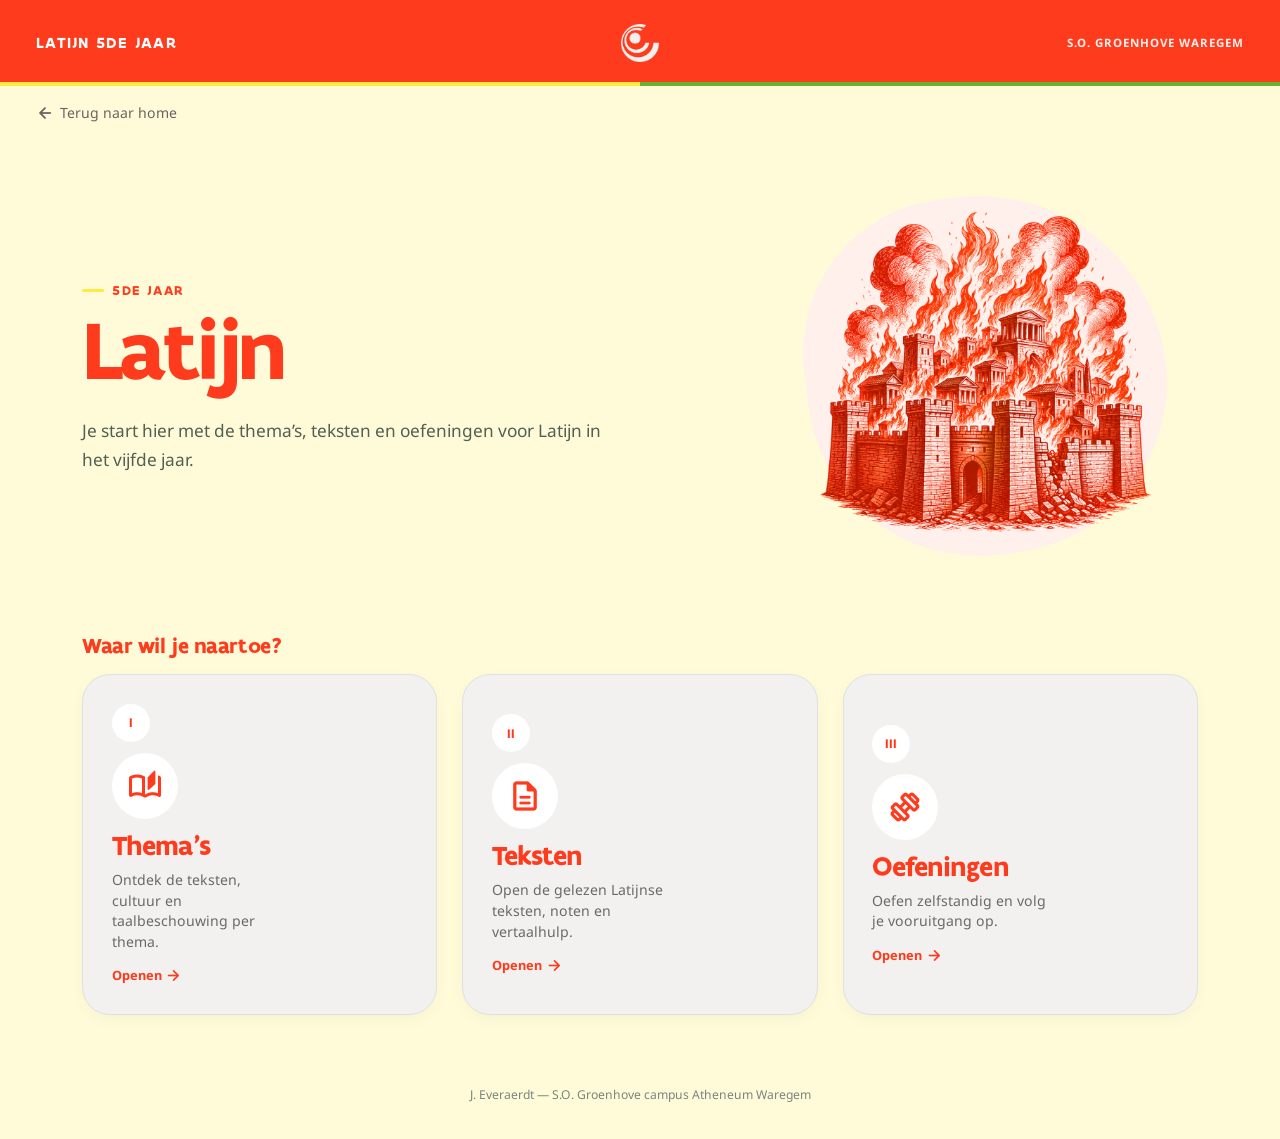
<file: 5dejaar/index.html>
<!DOCTYPE html>
<html lang="nl">
<head>
<meta charset="UTF-8">
<meta name="viewport" content="width=device-width, initial-scale=1.0">
<meta name="color-scheme" content="light">
<title>Latijn 5de jaar | S.O. Groenhove</title>

<link rel="preconnect" href="https://fonts.googleapis.com">
<link rel="preconnect" href="https://fonts.gstatic.com" crossorigin>
<link href="https://fonts.googleapis.com/css2?family=Material+Symbols+Rounded:opsz,wght,FILL,GRAD@20..48,400..700,0..1,-50..200&display=swap" rel="stylesheet">

<style>
  @font-face {
    font-family: 'FlandersArtSans';
    src: url('../fonts/flanders-art-sans/FLANDERSARTSANS-BOLD.OTF') format('opentype');
    font-weight: 700;
    font-style: normal;
    font-display: swap;
  }

  @font-face {
    font-family: 'NotoSans';
    src: url('../fonts/noto-sans/NotoSans-Regular.woff2') format('woff2');
    font-weight: 400;
    font-style: normal;
    font-display: swap;
  }

  @font-face {
    font-family: 'NotoSans';
    src: url('../fonts/noto-sans/NotoSans-Bold.woff2') format('woff2');
    font-weight: 700;
    font-style: normal;
    font-display: swap;
  }

  :root {
    --waregem-red-pulse: #FF3B1D;
    --balanced-yellow: #ffea3d;
    --vital-green: #65b32e;
    --deep-forest: #006633;

    --cool-background: #fffbd8;
    --card: #f3f1ef;
    --white: #ffffff;
    --ink: #010100;
    --body: #526052;
    --line: #dbe1e5;
    --soft-red: #fff0ec;
    --shadow: 0 14px 30px rgba(70, 18, 5, .09);

    --radius-xl: 28px;
    --fv: 'FlandersArtSans', 'Arial Black', Arial, sans-serif;
    --fo: 'NotoSans', Arial, sans-serif;
    --container-pad: clamp(1rem, 3vw, 2rem);
  }

  * { box-sizing: border-box; }

  html { overflow-x: hidden; }

  body {
    margin: 0;
    min-height: 100vh;
    background: var(--cool-background);
    color: var(--ink);
    font-family: var(--fo);
    font-size: 15px;
    line-height: 1.5;
  }

  h1, h2, h3, .site-title, .nav-number {
    font-family: var(--fv);
    font-weight: 700;
  }

  .material-symbols-rounded {
    font-family: 'Material Symbols Rounded';
    font-weight: normal;
    font-style: normal;
    font-size: 30px;
    line-height: 1;
    letter-spacing: normal;
    text-transform: none;
    display: inline-flex;
    align-items: center;
    justify-content: center;
    white-space: nowrap;
    word-wrap: normal;
    direction: ltr;
    -webkit-font-feature-settings: 'liga';
    -webkit-font-smoothing: antialiased;
    font-variation-settings: 'FILL' 0, 'wght' 520, 'GRAD' 0, 'opsz' 24;
  }

  /* Merklint 5de jaar:
     Waregem Red Pulse, centraal wit logo,
     links Balanced Yellow en rechts Vital Green. */
  .site-header {
    position: relative;
    display: grid;
    grid-template-columns: minmax(0, 1fr) auto minmax(0, 1fr);
    align-items: center;
    min-height: 86px;
    padding: 0 clamp(1.1rem, 3vw, 2.25rem);
    background: var(--waregem-red-pulse);
    color: var(--white);
    isolation: isolate;
  }

  .site-header::after {
    content: '';
    position: absolute;
    left: 0;
    right: 0;
    bottom: 0;
    height: 4px;
    background: linear-gradient(
      to right,
      var(--balanced-yellow) 0 50%,
      var(--vital-green) 50% 100%
    );
  }

  .site-header .logo {
    position: absolute;
    left: 50%;
    top: 50%;
    width: auto;
    height: 64px;
    display: block;
    transform: translate(-50%, -50%);
    z-index: 1;
  }

  .site-title {
    grid-column: 1;
    justify-self: start;
    color: var(--white);
    font-size: .98rem;
    letter-spacing: .08em;
    text-transform: uppercase;
    white-space: nowrap;
  }

  .site-sub {
    grid-column: 3;
    justify-self: end;
    color: var(--white);
    font-family: var(--fo);
    font-size: .72rem;
    font-weight: 700;
    letter-spacing: .085em;
    text-transform: uppercase;
    opacity: .92;
    white-space: nowrap;
  }

  .utility-row {
    width: 100%;
    padding: 1rem clamp(1.1rem, 3vw, 2.25rem) .15rem;
  }

  .back-link {
    display: inline-flex;
    align-items: center;
    gap: .38rem;
    color: #686461;
    font-family: var(--fo);
    font-size: .88rem;
    font-weight: 400;
    text-decoration: none;
    transition: color .16s ease;
  }

  .back-link .material-symbols-rounded { font-size: 18px; }
  .back-link:hover { color: var(--waregem-red-pulse); }

  .back-link:focus-visible,
  .nav-card:focus-visible {
    outline: 3px solid var(--balanced-yellow);
    outline-offset: 4px;
  }

  main { overflow: hidden; }

  .hero {
    width: 100%;
    max-width: 1180px;
    min-height: 390px;
    margin: 0 auto;
    padding: clamp(2.1rem, 5.1vw, 4.6rem) var(--container-pad)
             clamp(2.7rem, 5.2vw, 4rem);
    display: grid;
    grid-template-columns: minmax(0, .92fr) minmax(340px, .88fr);
    align-items: center;
    gap: clamp(2rem, 5vw, 5.5rem);
  }

  .hero-copy {
    position: relative;
    z-index: 1;
  }

  .kicker {
    display: inline-flex;
    align-items: center;
    gap: .5rem;
    margin: 0 0 .6rem;
    color: var(--waregem-red-pulse);
    font-family: var(--fv);
    font-size: .85rem;
    letter-spacing: .12em;
    text-transform: uppercase;
  }

  .kicker::before {
    content: '';
    width: 22px;
    height: 3px;
    background: var(--balanced-yellow);
    border-radius: 2px;
  }

  .hero h1 {
    max-width: 11ch;
    margin: 0;
    color: var(--waregem-red-pulse);
    font-size: clamp(3.1rem, 6.7vw, 6.15rem);
    line-height: .92;
    letter-spacing: -.055em;
  }

  .hero-intro {
    max-width: 33rem;
    margin: 1.75rem 0 0;
    color: var(--body);
    font-family: var(--fo);
    font-size: clamp(.98rem, 1.35vw, 1.13rem);
    line-height: 1.65;
  }

  .hero-media {
    min-height: 295px;
    display: flex;
    align-items: center;
    justify-content: flex-end;
    padding-right: clamp(0rem, 2.5vw, 3rem);
    position: relative;
  }

  .hero-media::before {
    content: '';
    position: absolute;
    top: 50%;
    right: clamp(0rem, 2.5vw, 3rem);
    width: min(31vw, 360px);
    height: min(31vw, 360px);
    border-radius: 45% 55% 50% 50%;
    background: var(--soft-red);
    transform: translateY(-50%) rotate(-7deg);
  }

  .hero-media img {
    position: relative;
    z-index: 1;
    display: block;
    width: min(100%, 445px);
    max-height: 360px;
    object-fit: contain;
    object-position: right center;
  }

  .navigation-section {
    width: 100%;
    max-width: 1180px;
    margin: 0 auto;
    padding: 1rem var(--container-pad) 3.2rem;
  }

  .navigation-heading {
    margin: 0 0 1.1rem;
    color: var(--waregem-red-pulse);
    font-family: var(--fv);
    font-size: clamp(1.15rem, 1.7vw, 1.5rem);
    letter-spacing: -.02em;
    line-height: 1;
    text-align: left;
  }

  .navigation-grid {
    display: grid;
    grid-template-columns: repeat(3, minmax(0, 1fr));
    gap: clamp(1rem, 2vw, 1.55rem);
  }

  .nav-card {
    min-height: 245px;
    padding: clamp(1.25rem, 2.3vw, 1.8rem);
    border: 1px solid var(--line);
    border-radius: var(--radius-xl);
    background: var(--card);
    color: var(--waregem-red-pulse);
    box-shadow: 0 5px 14px rgba(70, 18, 5, .04);
    display: flex;
    flex-direction: column;
    align-items: flex-start;
    justify-content: center;
    gap: .68rem;
    text-align: left;
    text-decoration: none;
    transition:
      background .18s ease,
      border-color .18s ease,
      color .18s ease,
      transform .18s ease,
      box-shadow .18s ease;
  }

  .nav-card:hover {
    transform: translateY(-6px);
    box-shadow: var(--shadow);
  }

  .nav-number {
    display: grid;
    place-items: center;
    width: 38px;
    height: 38px;
    border-radius: 50%;
    background: var(--white);
    color: var(--waregem-red-pulse);
    font-size: .84rem;
    line-height: 1;
    transition: background .18s ease, color .18s ease;
  }

  .nav-icon {
    width: 66px;
    height: 66px;
    display: grid;
    place-items: center;
    border-radius: 50%;
    background: var(--white);
    color: var(--waregem-red-pulse);
    transition: background .18s ease, color .18s ease;
  }

  .nav-icon .material-symbols-rounded {
    font-size: 34px;
    font-variation-settings: 'FILL' 0, 'wght' 560, 'GRAD' 0, 'opsz' 32;
  }

  .nav-card h2 {
    margin: .08rem 0 0;
    color: currentColor;
    font-size: clamp(1.35rem, 2.3vw, 1.75rem);
    letter-spacing: -.035em;
    line-height: 1;
  }

  .nav-card p {
    max-width: 22ch;
    margin: 0;
    color: #6b6967;
    font-family: var(--fo);
    font-size: .88rem;
    line-height: 1.48;
    transition: color .18s ease;
  }

  .card-link-label {
    display: inline-flex;
    align-items: center;
    gap: .22rem;
    margin-top: .15rem;
    color: currentColor;
    font-family: var(--fo);
    font-size: .8rem;
    font-weight: 700;
  }

  .card-link-label .material-symbols-rounded { font-size: 17px; }

  /* Dezelfde drie hoverkleuren als op de 3de/4de index. */
  .nav-card--forest:hover {
    background: var(--deep-forest);
    border-color: var(--deep-forest);
    color: var(--white);
  }

  .nav-card--forest:hover .nav-number,
  .nav-card--forest:hover .nav-icon {
    background: rgba(255, 255, 255, .16);
    color: var(--white);
  }

  .nav-card--forest:hover p {
    color: rgba(255, 255, 255, .83);
  }

  .nav-card--vital:hover {
    background: var(--vital-green);
    border-color: var(--vital-green);
    color: var(--deep-forest);
  }

  .nav-card--vital:hover .nav-number,
  .nav-card--vital:hover .nav-icon {
    background: rgba(255, 255, 255, .45);
    color: var(--deep-forest);
  }

  .nav-card--vital:hover p {
    color: rgba(0, 102, 51, .9);
  }

  .nav-card--yellow:hover {
    background: var(--balanced-yellow);
    border-color: var(--balanced-yellow);
    color: var(--waregem-red-pulse);
  }

  .nav-card--yellow:hover .nav-number,
  .nav-card--yellow:hover .nav-icon {
    background: rgba(255, 255, 255, .64);
    color: var(--waregem-red-pulse);
  }

  .nav-card--yellow:hover p {
    color: var(--waregem-red-pulse);
  }

  footer {
    padding: 1.2rem 1.5rem 2.2rem;
    color: #7a8580;
    font-family: var(--fo);
    font-size: .76rem;
    text-align: center;
  }

  @media (max-width: 820px) {
    .hero {
      grid-template-columns: 1fr;
      gap: 1.75rem;
      min-height: 0;
      padding-top: 2.6rem;
    }

    .hero h1 { max-width: 13ch; }

    .hero-media {
      min-height: 240px;
      justify-content: flex-end;
      padding-right: 0;
    }

    .hero-media img {
      width: min(100%, 375px);
    }

    .hero-media::before {
      right: 0;
      width: 280px;
      height: 280px;
    }

    .navigation-grid {
      grid-template-columns: 1fr;
    }

    .nav-card {
      min-height: 225px;
    }
  }

  @media (max-width: 600px) {
    .site-header {
      min-height: 72px;
      padding-inline: 1rem;
    }

    .site-header .logo { height: 52px; }

    .site-title {
      font-size: .74rem;
      letter-spacing: .045em;
    }

    .site-sub { display: none; }

    .utility-row,
    .hero,
    .navigation-section {
      padding-left: 1rem;
      padding-right: 1rem;
    }

    .utility-row { padding-top: .85rem; }

    .hero h1 {
      font-size: clamp(3rem, 17vw, 4.6rem);
    }

    .hero-intro {
      margin-top: 1.3rem;
    }

    .hero-media {
      min-height: 205px;
    }

    .hero-media::before {
      right: 0;
      width: 225px;
      height: 225px;
    }

    .navigation-section {
      padding-bottom: 2.25rem;
    }
  }
</style>
</head>

<body>
  <header class="site-header">
    <img class="logo" src="../images/nav/logo_mono_wit.png" alt="S.O. Groenhove">
    <span class="site-title">Latijn 5de jaar</span>
    <span class="site-sub">S.O. Groenhove Waregem</span>
  </header>

  <main>
    <div class="utility-row">
      <a class="back-link" href="../index.html">
        <span class="material-symbols-rounded" aria-hidden="true">arrow_back</span>
        <span>Terug naar home</span>
      </a>
    </div>

    <section class="hero" aria-labelledby="pagina-titel">
      <div class="hero-copy">
        <p class="kicker">5de jaar</p>
        <h1 id="pagina-titel">Latijn</h1>
        <p class="hero-intro">
          Je start hier met de thema’s, teksten en oefeningen voor Latijn in het vijfde jaar.
        </p>
      </div>

      <div class="hero-media">
        <img src="../images/heroes/indexhero5de.png" alt="Illustratie voor Latijn vijfde jaar">
      </div>
    </section>

    <section class="navigation-section" aria-labelledby="navigatie-titel">
      <h2 id="navigatie-titel" class="navigation-heading">Waar wil je naartoe?</h2>

      <div class="navigation-grid">
        <a class="nav-card nav-card--forest" href="themas.html">
          <span class="nav-number">I</span>
          <span class="nav-icon" aria-hidden="true">
            <span class="material-symbols-rounded">auto_stories</span>
          </span>
          <h2>Thema’s</h2>
          <p>Ontdek de teksten, cultuur en taalbeschouwing per thema.</p>
          <span class="card-link-label">
            Openen
            <span class="material-symbols-rounded" aria-hidden="true">arrow_forward</span>
          </span>
        </a>

        <a class="nav-card nav-card--vital" href="teksten.html">
          <span class="nav-number">II</span>
          <span class="nav-icon" aria-hidden="true">
            <span class="material-symbols-rounded">description</span>
          </span>
          <h2>Teksten</h2>
          <p>Open de gelezen Latijnse teksten, noten en vertaalhulp.</p>
          <span class="card-link-label">
            Openen
            <span class="material-symbols-rounded" aria-hidden="true">arrow_forward</span>
          </span>
        </a>

        <a class="nav-card nav-card--yellow" href="oefeningen/oefeningen-5de.html">
          <span class="nav-number">III</span>
          <span class="nav-icon" aria-hidden="true">
            <span class="material-symbols-rounded">exercise</span>
          </span>
          <h2>Oefeningen</h2>
          <p>Oefen zelfstandig en volg je vooruitgang op.</p>
          <span class="card-link-label">
            Openen
            <span class="material-symbols-rounded" aria-hidden="true">arrow_forward</span>
          </span>
        </a>
      </div>
    </section>
  </main>

  <footer>J. Everaerdt — S.O. Groenhove campus Atheneum Waregem</footer>
</body>
</html>
</file>
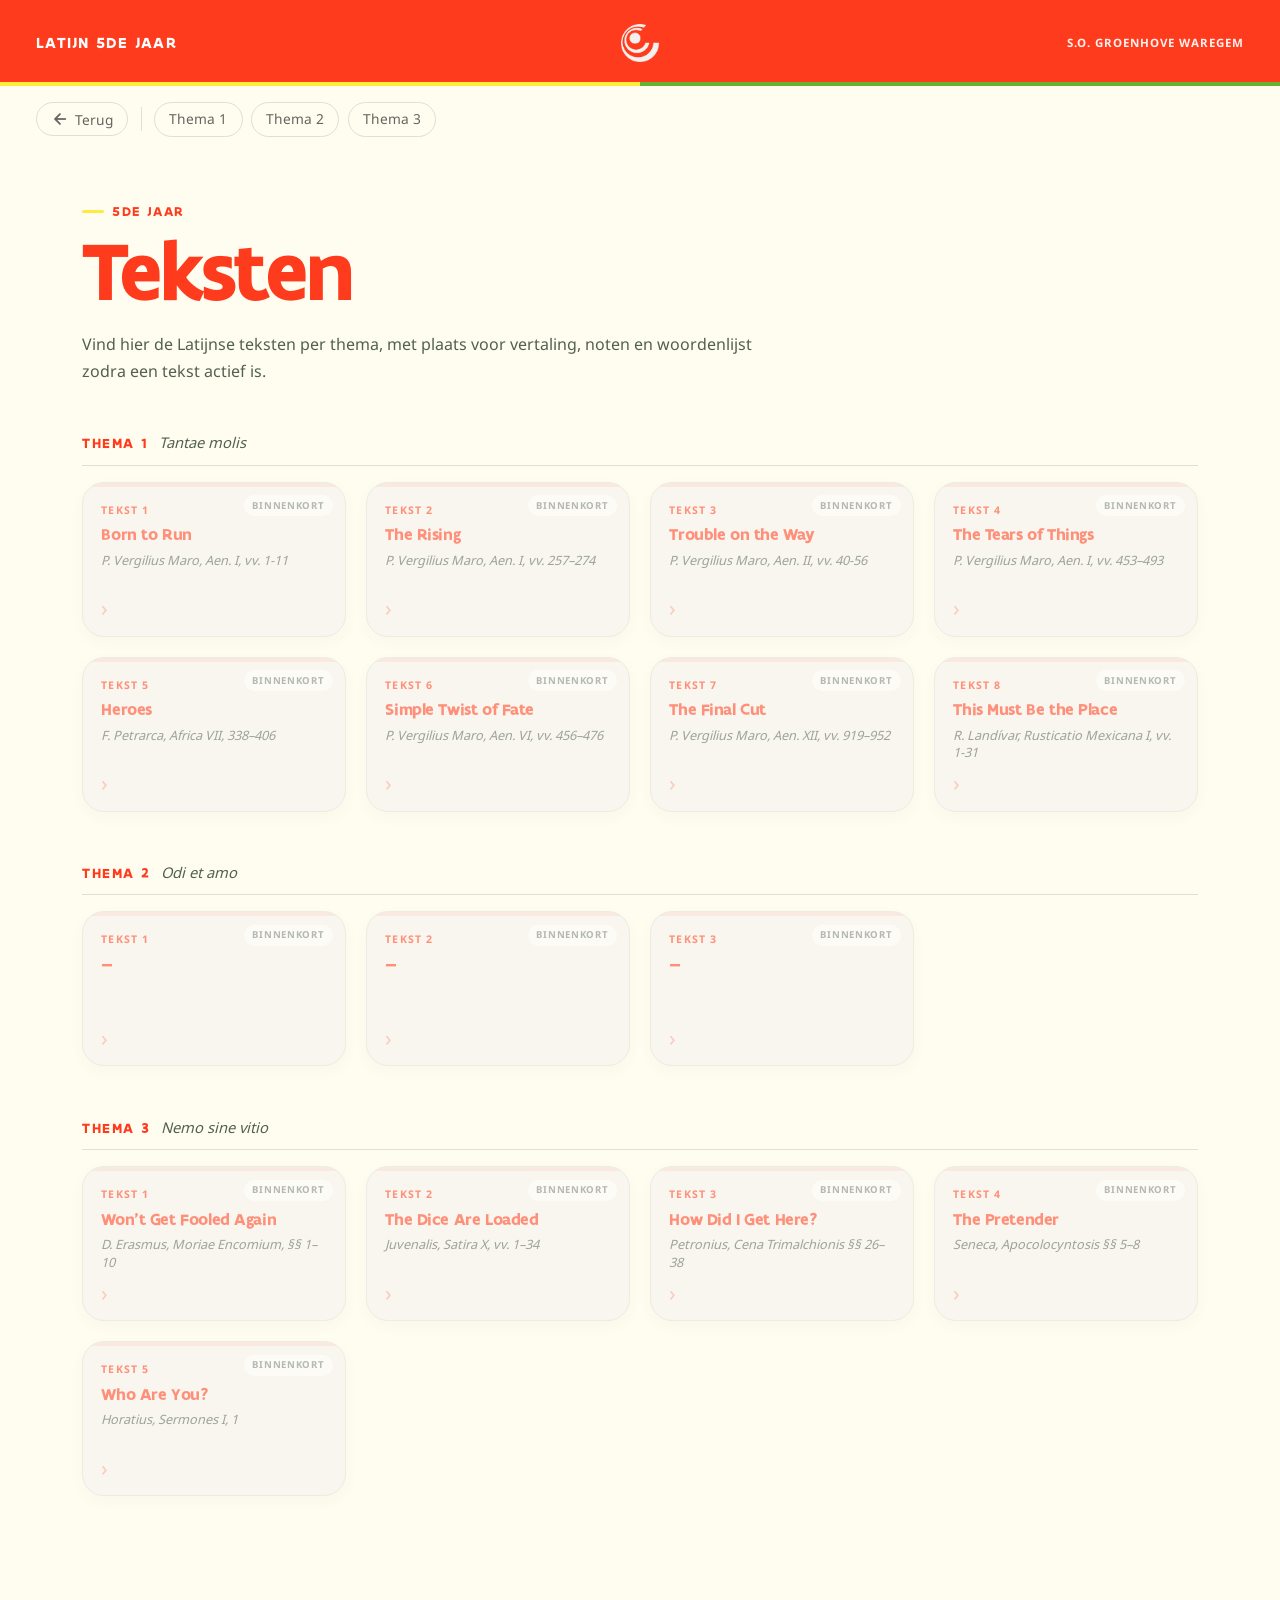
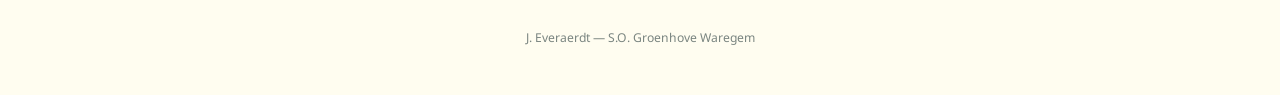
<file: 5dejaar/teksten.html>
<!DOCTYPE html>
<html lang="nl">
<head>
<meta charset="UTF-8">
<meta name="viewport" content="width=device-width, initial-scale=1.0">
<meta name="color-scheme" content="light">
<title>Teksten | Latijn 5de jaar | S.O. Groenhove</title>

<link rel="preconnect" href="https://fonts.googleapis.com">
<link rel="preconnect" href="https://fonts.gstatic.com" crossorigin>
<link href="https://fonts.googleapis.com/css2?family=Material+Symbols+Rounded:opsz,wght,FILL,GRAD@20..48,400..700,0..1,-50..200&display=swap" rel="stylesheet">

<style>
  @font-face {
    font-family: 'FlandersArtSans';
    src: url('../fonts/flanders-art-sans/FLANDERSARTSANS-BOLD.OTF') format('opentype');
    font-weight: 700;
    font-style: normal;
    font-display: swap;
  }

  @font-face {
    font-family: 'NotoSans';
    src: url('../fonts/noto-sans/NotoSans-Regular.woff2') format('woff2');
    font-weight: 400;
    font-style: normal;
    font-display: swap;
  }

  @font-face {
    font-family: 'NotoSans';
    src: url('../fonts/noto-sans/NotoSans-Bold.woff2') format('woff2');
    font-weight: 700;
    font-style: normal;
    font-display: swap;
  }

  :root {
    --waregem-red-pulse: #FF3B1D;
    --balanced-yellow: #ffea3d;
    --vital-green: #65b32e;
    --deep-forest: #006633;

    --cool-background: #fffdf0;
    --card: #f3f1ef;
    --white: #ffffff;
    --ink: #010100;
    --body: #526052;
    --muted: #6b706d;
    --line: #dedfd9;
    --soft-red: #fff0ec;
    --shadow: 0 14px 30px rgba(70, 18, 5, .09);

    --radius-xl: 28px;
    --radius-lg: 22px;
    --fv: 'FlandersArtSans', 'Arial Black', Arial, sans-serif;
    --fo: 'NotoSans', Arial, sans-serif;
    --container-pad: clamp(1rem, 3vw, 2rem);
    --header-pad: clamp(1.1rem, 3vw, 2.25rem);
  }

  * { box-sizing: border-box; }

  html {
    overflow-x: hidden;
    scroll-behavior: smooth;
  }

  body {
    margin: 0;
    min-height: 100vh;
    background: var(--cool-background);
    color: var(--ink);
    font-family: var(--fo);
    font-size: 15px;
    line-height: 1.5;
    display: flex;
    flex-direction: column;
  }

  h1, h2, h3, .site-title, .thema-titel, .kaart-titel {
    font-family: var(--fv);
    font-weight: 700;
  }

  .material-symbols-rounded {
    font-family: 'Material Symbols Rounded';
    font-weight: normal;
    font-style: normal;
    font-size: 24px;
    line-height: 1;
    letter-spacing: normal;
    text-transform: none;
    display: inline-flex;
    align-items: center;
    justify-content: center;
    white-space: nowrap;
    word-wrap: normal;
    direction: ltr;
    -webkit-font-feature-settings: 'liga';
    -webkit-font-smoothing: antialiased;
    font-variation-settings: 'FILL' 0, 'wght' 520, 'GRAD' 0, 'opsz' 24;
  }

  /* Merklint 5de jaar */
  .site-header {
    position: relative;
    display: grid;
    grid-template-columns: minmax(0, 1fr) auto minmax(0, 1fr);
    align-items: center;
    min-height: 86px;
    padding: 0 var(--header-pad);
    background: var(--waregem-red-pulse);
    color: var(--white);
    isolation: isolate;
  }

  .site-header::after {
    content: '';
    position: absolute;
    left: 0;
    right: 0;
    bottom: 0;
    height: 4px;
    background: linear-gradient(
      to right,
      var(--balanced-yellow) 0 50%,
      var(--vital-green) 50% 100%
    );
  }

  .site-header .logo {
    position: absolute;
    left: 50%;
    top: 50%;
    width: auto;
    height: 64px;
    display: block;
    transform: translate(-50%, -50%);
    z-index: 1;
  }

  .site-title {
    grid-column: 1;
    justify-self: start;
    color: var(--white);
    font-size: .98rem;
    letter-spacing: .08em;
    text-transform: uppercase;
    white-space: nowrap;
  }

  .site-sub {
    grid-column: 3;
    justify-self: end;
    color: var(--white);
    font-family: var(--fo);
    font-size: .72rem;
    font-weight: 700;
    letter-spacing: .085em;
    text-transform: uppercase;
    opacity: .92;
    white-space: nowrap;
  }

  .site-toolbar {
    width: 100%;
    padding: 1rem var(--header-pad) .15rem;
  }

  .toolbar-left {
    display: flex;
    align-items: center;
    gap: .55rem;
    flex-wrap: wrap;
  }

  .back-btn,
  .ctrl-btn {
    display: inline-flex;
    align-items: center;
    justify-content: center;
    gap: .35rem;
    min-height: 34px;
    padding: .38rem .88rem;
    border: 1px solid var(--line);
    border-radius: 999px;
    background: transparent;
    color: #67635f;
    font-family: var(--fo);
    font-size: .86rem;
    font-weight: 400;
    text-decoration: none;
    cursor: pointer;
    transition:
      background .16s ease,
      border-color .16s ease,
      color .16s ease,
      transform .16s ease;
  }

  .back-btn .material-symbols-rounded { font-size: 18px; }

  .back-btn:hover,
  .ctrl-btn:hover {
    background: var(--waregem-red-pulse);
    border-color: var(--waregem-red-pulse);
    color: var(--white);
    transform: translateY(-1px);
  }

  .back-btn:focus-visible,
  .ctrl-btn:focus-visible,
  .tekst-kaart:focus-visible {
    outline: 3px solid var(--balanced-yellow);
    outline-offset: 4px;
  }

  .topbar-divider {
    width: 1px;
    height: 24px;
    background: var(--line);
    margin: 0 .25rem;
  }

  main {
    flex: 1;
    width: 100%;
  }

  .page-intro {
    width: 100%;
    max-width: 1180px;
    margin: 0 auto;
    padding: clamp(2.15rem, 4.4vw, 4rem)
             var(--container-pad)
             clamp(1.4rem, 2.8vw, 2.2rem);
  }

  /* Exact gelijk aan de kicker op index 5de jaar. */
  .kicker {
    display: inline-flex;
    align-items: center;
    gap: .5rem;
    margin: 0 0 .6rem;
    color: var(--waregem-red-pulse);
    font-family: var(--fv);
    font-size: .85rem;
    letter-spacing: .12em;
    text-transform: uppercase;
  }

  .kicker::before {
    content: '';
    width: 22px;
    height: 3px;
    background: var(--balanced-yellow);
    border-radius: 2px;
  }

  .page-intro h1 {
    max-width: 11ch;
    margin: 0;
    color: var(--waregem-red-pulse);
    font-size: clamp(3.1rem, 6.7vw, 6.15rem);
    line-height: .92;
    letter-spacing: -.055em;
  }

  /* Aparte class zodat de kicker nooit door een brede p-regel wordt overschreven. */
  .intro-copy {
    max-width: 42rem;
    margin: 1.35rem 0 0;
    color: var(--body);
    font-family: var(--fo);
    font-size: clamp(.98rem, 1.25vw, 1.09rem);
    line-height: 1.65;
  }

  .content-wrap {
    width: 100%;
    max-width: 1180px;
    margin: 0 auto;
    padding: .75rem var(--container-pad) 3.25rem;
  }

  .thema-sectie {
    margin-bottom: clamp(2.1rem, 4vw, 3.1rem);
  }

  .thema-header {
    display: flex;
    align-items: baseline;
    gap: .7rem;
    margin-bottom: 1rem;
    padding-bottom: .7rem;
    border-bottom: 1px solid var(--line);
  }

  .thema-titel {
    color: var(--waregem-red-pulse);
    font-size: .9rem;
    letter-spacing: .11em;
    line-height: 1;
    text-transform: uppercase;
  }

  .thema-sub {
    color: var(--body);
    font-family: var(--fo);
    font-size: .92rem;
    font-style: italic;
  }

  .tekst-grid {
    display: grid;
    grid-template-columns: repeat(auto-fill, minmax(220px, 1fr));
    gap: clamp(.85rem, 1.65vw, 1.25rem);
    align-items: stretch;
  }

  .tekst-kaart {
    position: relative;
    min-height: 155px;
    padding: 1.25rem 1.15rem 1.05rem;
    border: 1px solid var(--line);
    border-radius: var(--radius-lg);
    background: var(--card);
    color: inherit;
    box-shadow: 0 5px 14px rgba(70, 18, 5, .04);
    display: flex;
    flex-direction: column;
    gap: .42rem;
    overflow: hidden;
    text-decoration: none;
    transition:
      background .18s ease,
      border-color .18s ease,
      transform .18s ease,
      box-shadow .18s ease;
  }

  .tekst-kaart::before {
    content: '';
    position: absolute;
    left: 0;
    top: 0;
    width: 100%;
    height: 4px;
    background: var(--waregem-red-pulse);
    opacity: .12;
    transition: opacity .18s ease, background .18s ease;
  }

  .tekst-kaart:hover {
    transform: translateY(-5px);
    border-color: rgba(255, 59, 29, .28);
    box-shadow: var(--shadow);
  }

  .tekst-kaart:hover::before {
    background: var(--balanced-yellow);
    opacity: 1;
  }

  .tekst-kaart.coming-soon {
    opacity: .56;
    pointer-events: none;
    cursor: default;
  }

  .kaart-meta {
    color: var(--waregem-red-pulse);
    font-family: var(--fo);
    font-size: .66rem;
    font-weight: 700;
    letter-spacing: .1em;
    text-transform: uppercase;
  }

  .kaart-titel {
    color: var(--waregem-red-pulse);
    font-size: 1.05rem;
    letter-spacing: -.025em;
    line-height: 1.18;
  }

  .kaart-auteur {
    color: var(--body);
    font-family: var(--fo);
    font-size: .8rem;
    font-style: italic;
    line-height: 1.35;
  }

  .kaart-pijl {
    margin-top: auto;
    color: var(--waregem-red-pulse);
    font-size: 1.35rem;
    line-height: 1;
    opacity: .42;
    transition: color .18s ease, opacity .18s ease, transform .18s ease;
  }

  .tekst-kaart:hover .kaart-pijl {
    color: var(--waregem-red-pulse);
    opacity: 1;
    transform: translateX(4px);
  }

  .kaart-badge {
    position: absolute;
    top: .78rem;
    right: .78rem;
    z-index: 1;
    padding: .22rem .52rem;
    border-radius: 999px;
    background: rgba(255, 255, 255, .72);
    color: #7a8580;
    font-family: var(--fo);
    font-size: .6rem;
    font-weight: 700;
    letter-spacing: .07em;
    text-transform: uppercase;
  }

  .voet {
    padding: 1.2rem 1.5rem 2.2rem;
    color: #7a8580;
    font-family: var(--fo);
    font-size: .76rem;
    text-align: center;
  }

  @media (max-width: 720px) {
    .topbar-divider { display: none; }
    .page-intro { padding-top: 2.35rem; }
    .page-intro h1 { font-size: clamp(3rem, 17vw, 4.6rem); }
  }

  @media (max-width: 600px) {
    .site-header {
      min-height: 72px;
      padding-inline: 1rem;
    }

    .site-header .logo { height: 52px; }

    .site-title {
      font-size: .74rem;
      letter-spacing: .045em;
    }

    .site-sub { display: none; }

    .site-toolbar {
      padding-left: 1rem;
      padding-right: 1rem;
      padding-top: .85rem;
    }

    .page-intro,
    .content-wrap {
      padding-left: 1rem;
      padding-right: 1rem;
    }

    .tekst-grid { grid-template-columns: 1fr; }
  }
</style>
</head>

<body>
  <header class="site-header">
    <img class="logo" src="../images/nav/logo_mono_wit.png" alt="S.O. Groenhove">
    <span class="site-title">Latijn 5de jaar</span>
    <span class="site-sub">S.O. Groenhove Waregem</span>
  </header>

  <div class="site-toolbar">
    <div class="toolbar-left">
      <button class="back-btn" type="button" onclick="history.back()">
        <span class="material-symbols-rounded" aria-hidden="true">arrow_back</span>
        <span>Terug</span>
      </button>

      <div class="topbar-divider"></div>

      <a class="ctrl-btn" href="#thema-1">Thema 1</a>
      <a class="ctrl-btn" href="#thema-2">Thema 2</a>
      <a class="ctrl-btn" href="#thema-3">Thema 3</a>
    </div>
  </div>

  <main>
    <section class="page-intro" aria-labelledby="pagina-titel">
      <p class="kicker">5de jaar</p>
      <h1 id="pagina-titel">Teksten</h1>
      <p class="intro-copy">
        Vind hier de Latijnse teksten per thema, met plaats voor vertaling,
        noten en woordenlijst zodra een tekst actief is.
      </p>
    </section>

    <div class="content-wrap">
      <section class="thema-sectie" id="thema-1">
        <div class="thema-header">
          <span class="thema-titel">Thema 1</span>
          <span class="thema-sub">Tantae molis</span>
        </div>

        <div class="tekst-grid">
          <a class="tekst-kaart coming-soon" href="#">
            <span class="kaart-badge">Binnenkort</span>
            <div class="kaart-meta">Tekst 1</div>
            <div class="kaart-titel">Born to Run</div>
            <div class="kaart-auteur">P. Vergilius Maro, Aen. I, vv. 1-11</div>
            <div class="kaart-pijl">›</div>
          </a>

          <a class="tekst-kaart coming-soon" href="#">
            <span class="kaart-badge">Binnenkort</span>
            <div class="kaart-meta">Tekst 2</div>
            <div class="kaart-titel">The Rising</div>
            <div class="kaart-auteur">P. Vergilius Maro, Aen. I, vv. 257–274</div>
            <div class="kaart-pijl">›</div>
          </a>

          <a class="tekst-kaart coming-soon" href="#">
            <span class="kaart-badge">Binnenkort</span>
            <div class="kaart-meta">Tekst 3</div>
            <div class="kaart-titel">Trouble on the Way</div>
            <div class="kaart-auteur">P. Vergilius Maro, Aen. II, vv. 40-56</div>
            <div class="kaart-pijl">›</div>
          </a>

          <a class="tekst-kaart coming-soon" href="#">
            <span class="kaart-badge">Binnenkort</span>
            <div class="kaart-meta">Tekst 4</div>
            <div class="kaart-titel">The Tears of Things</div>
            <div class="kaart-auteur">P. Vergilius Maro, Aen. I, vv. 453–493</div>
            <div class="kaart-pijl">›</div>
          </a>

          <a class="tekst-kaart coming-soon" href="#">
            <span class="kaart-badge">Binnenkort</span>
            <div class="kaart-meta">Tekst 5</div>
            <div class="kaart-titel">Heroes</div>
            <div class="kaart-auteur">F. Petrarca, Africa VII, 338–406</div>
            <div class="kaart-pijl">›</div>
          </a>
          
          <a class="tekst-kaart coming-soon" href="#">
            <span class="kaart-badge">Binnenkort</span>
            <div class="kaart-meta">Tekst 6</div>
            <div class="kaart-titel">Simple Twist of Fate</div>
            <div class="kaart-auteur">P. Vergilius Maro, Aen. VI, vv. 456–476</div>
            <div class="kaart-pijl">›</div>
          </a>

           <a class="tekst-kaart coming-soon" href="#">
            <span class="kaart-badge">Binnenkort</span>
            <div class="kaart-meta">Tekst 7</div>
            <div class="kaart-titel">The Final Cut</div>
            <div class="kaart-auteur">P. Vergilius Maro, Aen. XII, vv. 919–952</div>
            <div class="kaart-pijl">›</div>
          </a>

           <a class="tekst-kaart coming-soon" href="#">
            <span class="kaart-badge">Binnenkort</span>
            <div class="kaart-meta">Tekst 8</div>
            <div class="kaart-titel">This Must Be the Place</div>
            <div class="kaart-auteur">R. Landívar, Rusticatio Mexicana I, vv. 1-31</div>
            <div class="kaart-pijl">›</div>
          </a>
        </div>
      </section>

      <section class="thema-sectie" id="thema-2">
        <div class="thema-header">
          <span class="thema-titel">Thema 2</span>
          <span class="thema-sub">Odi et amo</span>
        </div>

        <div class="tekst-grid">
          <a class="tekst-kaart coming-soon" href="#">
            <span class="kaart-badge">Binnenkort</span>
            <div class="kaart-meta">Tekst 1</div>
            <div class="kaart-titel">—</div>
            <div class="kaart-auteur"></div>
            <div class="kaart-pijl">›</div>
          </a>

          <a class="tekst-kaart coming-soon" href="#">
            <span class="kaart-badge">Binnenkort</span>
            <div class="kaart-meta">Tekst 2</div>
            <div class="kaart-titel">—</div>
            <div class="kaart-auteur"></div>
            <div class="kaart-pijl">›</div>
          </a>

          <a class="tekst-kaart coming-soon" href="#">
            <span class="kaart-badge">Binnenkort</span>
            <div class="kaart-meta">Tekst 3</div>
            <div class="kaart-titel">—</div>
            <div class="kaart-auteur"></div>
            <div class="kaart-pijl">›</div>
          </a>
        </div>
      </section>

      <section class="thema-sectie" id="thema-3">
        <div class="thema-header">
          <span class="thema-titel">Thema 3</span>
          <span class="thema-sub">Nemo sine vitio</span>
        </div>

        <div class="tekst-grid">
          <a class="tekst-kaart coming-soon" href="#">
            <span class="kaart-badge">Binnenkort</span>
            <div class="kaart-meta">Tekst 1</div>
            <div class="kaart-titel">Won't Get Fooled Again</div>
            <div class="kaart-auteur">D. Erasmus, Moriae Encomium, §§ 1–10</div>
            <div class="kaart-pijl">›</div>
          </a>

          <a class="tekst-kaart coming-soon" href="#">
            <span class="kaart-badge">Binnenkort</span>
            <div class="kaart-meta">Tekst 2</div>
            <div class="kaart-titel">The Dice Are Loaded</div>
            <div class="kaart-auteur">Juvenalis, Satira X, vv. 1–34</div>
            <div class="kaart-pijl">›</div>
          </a>

          <a class="tekst-kaart coming-soon" href="#">
            <span class="kaart-badge">Binnenkort</span>
            <div class="kaart-meta">Tekst 3</div>
            <div class="kaart-titel">How Did I Get Here?</div>
            <div class="kaart-auteur">Petronius, Cena Trimalchionis §§ 26–38</div>
            <div class="kaart-pijl">›</div>
          </a>

          <a class="tekst-kaart coming-soon" href="#">
            <span class="kaart-badge">Binnenkort</span>
            <div class="kaart-meta">Tekst 4</div>
            <div class="kaart-titel">The Pretender</div>
            <div class="kaart-auteur">Seneca, Apocolocyntosis §§ 5–8</div>
            <div class="kaart-pijl">›</div>
          </a>

          <a class="tekst-kaart coming-soon" href="#">
            <span class="kaart-badge">Binnenkort</span>
            <div class="kaart-meta">Tekst 5</div>
            <div class="kaart-titel">Who Are You?</div>
            <div class="kaart-auteur">Horatius, Sermones I, 1</div>
            <div class="kaart-pijl">›</div>
          </a>
          
        </div>
      </section>
    </div>
  </main>

  <p class="voet">J. Everaerdt &mdash; S.O. Groenhove Waregem</p>
</body>
</html>
</file>
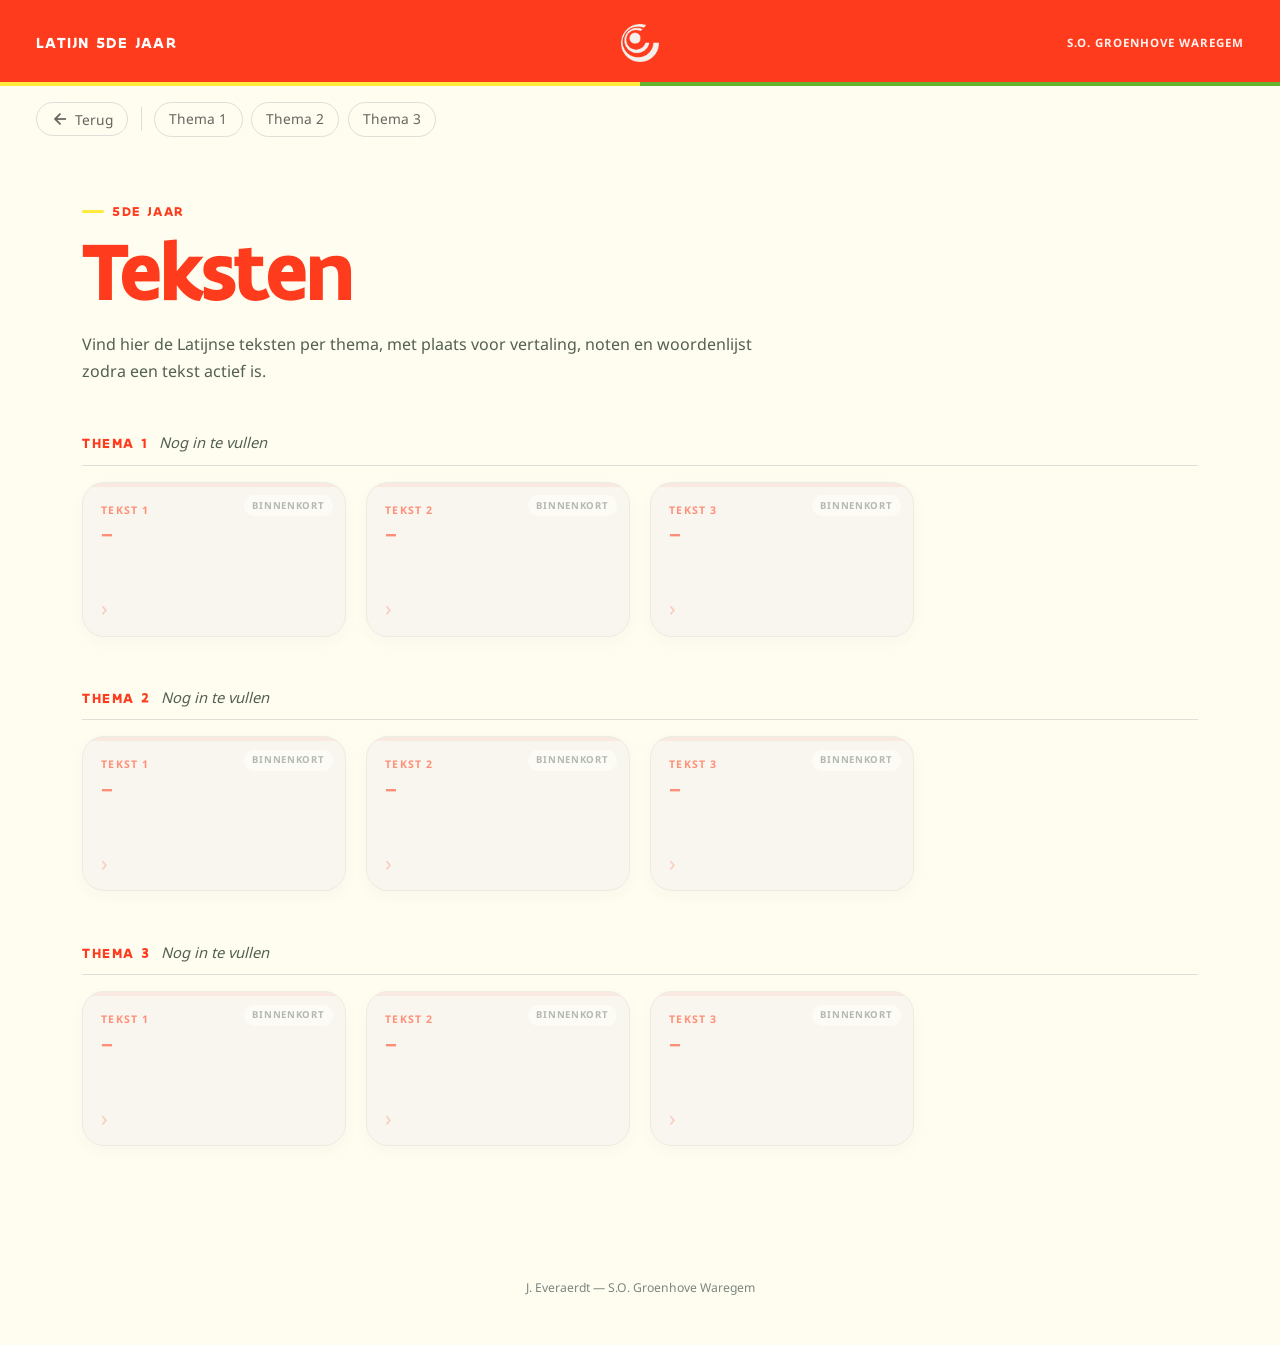
<file: 5dejaar/teksten_5de.html>
<!DOCTYPE html>
<html lang="nl">
<head>
<meta charset="UTF-8">
<meta name="viewport" content="width=device-width, initial-scale=1.0">
<meta name="color-scheme" content="light">
<title>Teksten | Latijn 5de jaar | S.O. Groenhove</title>

<link rel="preconnect" href="https://fonts.googleapis.com">
<link rel="preconnect" href="https://fonts.gstatic.com" crossorigin>
<link href="https://fonts.googleapis.com/css2?family=Material+Symbols+Rounded:opsz,wght,FILL,GRAD@20..48,400..700,0..1,-50..200&display=swap" rel="stylesheet">

<style>
  @font-face {
    font-family: 'FlandersArtSans';
    src: url('../fonts/flanders-art-sans/FLANDERSARTSANS-BOLD.OTF') format('opentype');
    font-weight: 700;
    font-style: normal;
    font-display: swap;
  }

  @font-face {
    font-family: 'NotoSans';
    src: url('../fonts/noto-sans/NotoSans-Regular.woff2') format('woff2');
    font-weight: 400;
    font-style: normal;
    font-display: swap;
  }

  @font-face {
    font-family: 'NotoSans';
    src: url('../fonts/noto-sans/NotoSans-Bold.woff2') format('woff2');
    font-weight: 700;
    font-style: normal;
    font-display: swap;
  }

  :root {
    --waregem-red-pulse: #FF3B1D;
    --balanced-yellow: #ffea3d;
    --vital-green: #65b32e;
    --deep-forest: #006633;

    --cool-background: #fffdf0;
    --card: #f3f1ef;
    --white: #ffffff;
    --ink: #010100;
    --body: #526052;
    --muted: #6b706d;
    --line: #dedfd9;
    --soft-red: #fff0ec;
    --shadow: 0 14px 30px rgba(70, 18, 5, .09);

    --radius-xl: 28px;
    --radius-lg: 22px;
    --fv: 'FlandersArtSans', 'Arial Black', Arial, sans-serif;
    --fo: 'NotoSans', Arial, sans-serif;
    --container-pad: clamp(1rem, 3vw, 2rem);
    --header-pad: clamp(1.1rem, 3vw, 2.25rem);
  }

  * { box-sizing: border-box; }

  html {
    overflow-x: hidden;
    scroll-behavior: smooth;
  }

  body {
    margin: 0;
    min-height: 100vh;
    background: var(--cool-background);
    color: var(--ink);
    font-family: var(--fo);
    font-size: 15px;
    line-height: 1.5;
    display: flex;
    flex-direction: column;
  }

  h1, h2, h3, .site-title, .thema-titel, .kaart-titel {
    font-family: var(--fv);
    font-weight: 700;
  }

  .material-symbols-rounded {
    font-family: 'Material Symbols Rounded';
    font-weight: normal;
    font-style: normal;
    font-size: 24px;
    line-height: 1;
    letter-spacing: normal;
    text-transform: none;
    display: inline-flex;
    align-items: center;
    justify-content: center;
    white-space: nowrap;
    word-wrap: normal;
    direction: ltr;
    -webkit-font-feature-settings: 'liga';
    -webkit-font-smoothing: antialiased;
    font-variation-settings: 'FILL' 0, 'wght' 520, 'GRAD' 0, 'opsz' 24;
  }

  /* Merklint 5de jaar */
  .site-header {
    position: relative;
    display: grid;
    grid-template-columns: minmax(0, 1fr) auto minmax(0, 1fr);
    align-items: center;
    min-height: 86px;
    padding: 0 var(--header-pad);
    background: var(--waregem-red-pulse);
    color: var(--white);
    isolation: isolate;
  }

  .site-header::after {
    content: '';
    position: absolute;
    left: 0;
    right: 0;
    bottom: 0;
    height: 4px;
    background: linear-gradient(
      to right,
      var(--balanced-yellow) 0 50%,
      var(--vital-green) 50% 100%
    );
  }

  .site-header .logo {
    position: absolute;
    left: 50%;
    top: 50%;
    width: auto;
    height: 64px;
    display: block;
    transform: translate(-50%, -50%);
    z-index: 1;
  }

  .site-title {
    grid-column: 1;
    justify-self: start;
    color: var(--white);
    font-size: .98rem;
    letter-spacing: .08em;
    text-transform: uppercase;
    white-space: nowrap;
  }

  .site-sub {
    grid-column: 3;
    justify-self: end;
    color: var(--white);
    font-family: var(--fo);
    font-size: .72rem;
    font-weight: 700;
    letter-spacing: .085em;
    text-transform: uppercase;
    opacity: .92;
    white-space: nowrap;
  }

  .site-toolbar {
    width: 100%;
    padding: 1rem var(--header-pad) .15rem;
  }

  .toolbar-left {
    display: flex;
    align-items: center;
    gap: .55rem;
    flex-wrap: wrap;
  }

  .back-btn,
  .ctrl-btn {
    display: inline-flex;
    align-items: center;
    justify-content: center;
    gap: .35rem;
    min-height: 34px;
    padding: .38rem .88rem;
    border: 1px solid var(--line);
    border-radius: 999px;
    background: transparent;
    color: #67635f;
    font-family: var(--fo);
    font-size: .86rem;
    font-weight: 400;
    text-decoration: none;
    cursor: pointer;
    transition:
      background .16s ease,
      border-color .16s ease,
      color .16s ease,
      transform .16s ease;
  }

  .back-btn .material-symbols-rounded { font-size: 18px; }

  .back-btn:hover,
  .ctrl-btn:hover {
    background: var(--waregem-red-pulse);
    border-color: var(--waregem-red-pulse);
    color: var(--white);
    transform: translateY(-1px);
  }

  .back-btn:focus-visible,
  .ctrl-btn:focus-visible,
  .tekst-kaart:focus-visible {
    outline: 3px solid var(--balanced-yellow);
    outline-offset: 4px;
  }

  .topbar-divider {
    width: 1px;
    height: 24px;
    background: var(--line);
    margin: 0 .25rem;
  }

  main {
    flex: 1;
    width: 100%;
  }

  .page-intro {
    width: 100%;
    max-width: 1180px;
    margin: 0 auto;
    padding: clamp(2.15rem, 4.4vw, 4rem)
             var(--container-pad)
             clamp(1.4rem, 2.8vw, 2.2rem);
  }

  /* Exact gelijk aan de kicker op index 5de jaar. */
  .kicker {
    display: inline-flex;
    align-items: center;
    gap: .5rem;
    margin: 0 0 .6rem;
    color: var(--waregem-red-pulse);
    font-family: var(--fv);
    font-size: .85rem;
    letter-spacing: .12em;
    text-transform: uppercase;
  }

  .kicker::before {
    content: '';
    width: 22px;
    height: 3px;
    background: var(--balanced-yellow);
    border-radius: 2px;
  }

  .page-intro h1 {
    max-width: 11ch;
    margin: 0;
    color: var(--waregem-red-pulse);
    font-size: clamp(3.1rem, 6.7vw, 6.15rem);
    line-height: .92;
    letter-spacing: -.055em;
  }

  /* Aparte class zodat de kicker nooit door een brede p-regel wordt overschreven. */
  .intro-copy {
    max-width: 42rem;
    margin: 1.35rem 0 0;
    color: var(--body);
    font-family: var(--fo);
    font-size: clamp(.98rem, 1.25vw, 1.09rem);
    line-height: 1.65;
  }

  .content-wrap {
    width: 100%;
    max-width: 1180px;
    margin: 0 auto;
    padding: .75rem var(--container-pad) 3.25rem;
  }

  .thema-sectie {
    margin-bottom: clamp(2.1rem, 4vw, 3.1rem);
  }

  .thema-header {
    display: flex;
    align-items: baseline;
    gap: .7rem;
    margin-bottom: 1rem;
    padding-bottom: .7rem;
    border-bottom: 1px solid var(--line);
  }

  .thema-titel {
    color: var(--waregem-red-pulse);
    font-size: .9rem;
    letter-spacing: .11em;
    line-height: 1;
    text-transform: uppercase;
  }

  .thema-sub {
    color: var(--body);
    font-family: var(--fo);
    font-size: .92rem;
    font-style: italic;
  }

  .tekst-grid {
    display: grid;
    grid-template-columns: repeat(auto-fill, minmax(220px, 1fr));
    gap: clamp(.85rem, 1.65vw, 1.25rem);
    align-items: stretch;
  }

  .tekst-kaart {
    position: relative;
    min-height: 155px;
    padding: 1.25rem 1.15rem 1.05rem;
    border: 1px solid var(--line);
    border-radius: var(--radius-lg);
    background: var(--card);
    color: inherit;
    box-shadow: 0 5px 14px rgba(70, 18, 5, .04);
    display: flex;
    flex-direction: column;
    gap: .42rem;
    overflow: hidden;
    text-decoration: none;
    transition:
      background .18s ease,
      border-color .18s ease,
      transform .18s ease,
      box-shadow .18s ease;
  }

  .tekst-kaart::before {
    content: '';
    position: absolute;
    left: 0;
    top: 0;
    width: 100%;
    height: 4px;
    background: var(--waregem-red-pulse);
    opacity: .12;
    transition: opacity .18s ease, background .18s ease;
  }

  .tekst-kaart:hover {
    transform: translateY(-5px);
    border-color: rgba(255, 59, 29, .28);
    box-shadow: var(--shadow);
  }

  .tekst-kaart:hover::before {
    background: var(--balanced-yellow);
    opacity: 1;
  }

  .tekst-kaart.coming-soon {
    opacity: .56;
    pointer-events: none;
    cursor: default;
  }

  .kaart-meta {
    color: var(--waregem-red-pulse);
    font-family: var(--fo);
    font-size: .66rem;
    font-weight: 700;
    letter-spacing: .1em;
    text-transform: uppercase;
  }

  .kaart-titel {
    color: var(--waregem-red-pulse);
    font-size: 1.05rem;
    letter-spacing: -.025em;
    line-height: 1.18;
  }

  .kaart-auteur {
    color: var(--body);
    font-family: var(--fo);
    font-size: .8rem;
    font-style: italic;
    line-height: 1.35;
  }

  .kaart-pijl {
    margin-top: auto;
    color: var(--waregem-red-pulse);
    font-size: 1.35rem;
    line-height: 1;
    opacity: .42;
    transition: color .18s ease, opacity .18s ease, transform .18s ease;
  }

  .tekst-kaart:hover .kaart-pijl {
    color: var(--waregem-red-pulse);
    opacity: 1;
    transform: translateX(4px);
  }

  .kaart-badge {
    position: absolute;
    top: .78rem;
    right: .78rem;
    z-index: 1;
    padding: .22rem .52rem;
    border-radius: 999px;
    background: rgba(255, 255, 255, .72);
    color: #7a8580;
    font-family: var(--fo);
    font-size: .6rem;
    font-weight: 700;
    letter-spacing: .07em;
    text-transform: uppercase;
  }

  .voet {
    padding: 1.2rem 1.5rem 2.2rem;
    color: #7a8580;
    font-family: var(--fo);
    font-size: .76rem;
    text-align: center;
  }

  @media (max-width: 720px) {
    .topbar-divider { display: none; }
    .page-intro { padding-top: 2.35rem; }
    .page-intro h1 { font-size: clamp(3rem, 17vw, 4.6rem); }
  }

  @media (max-width: 600px) {
    .site-header {
      min-height: 72px;
      padding-inline: 1rem;
    }

    .site-header .logo { height: 52px; }

    .site-title {
      font-size: .74rem;
      letter-spacing: .045em;
    }

    .site-sub { display: none; }

    .site-toolbar {
      padding-left: 1rem;
      padding-right: 1rem;
      padding-top: .85rem;
    }

    .page-intro,
    .content-wrap {
      padding-left: 1rem;
      padding-right: 1rem;
    }

    .tekst-grid { grid-template-columns: 1fr; }
  }
</style>
</head>

<body>
  <header class="site-header">
    <img class="logo" src="../images/nav/logo_mono_wit.png" alt="S.O. Groenhove">
    <span class="site-title">Latijn 5de jaar</span>
    <span class="site-sub">S.O. Groenhove Waregem</span>
  </header>

  <div class="site-toolbar">
    <div class="toolbar-left">
      <button class="back-btn" type="button" onclick="history.back()">
        <span class="material-symbols-rounded" aria-hidden="true">arrow_back</span>
        <span>Terug</span>
      </button>

      <div class="topbar-divider"></div>

      <a class="ctrl-btn" href="#thema-1">Thema 1</a>
      <a class="ctrl-btn" href="#thema-2">Thema 2</a>
      <a class="ctrl-btn" href="#thema-3">Thema 3</a>
    </div>
  </div>

  <main>
    <section class="page-intro" aria-labelledby="pagina-titel">
      <p class="kicker">5de jaar</p>
      <h1 id="pagina-titel">Teksten</h1>
      <p class="intro-copy">
        Vind hier de Latijnse teksten per thema, met plaats voor vertaling,
        noten en woordenlijst zodra een tekst actief is.
      </p>
    </section>

    <div class="content-wrap">
      <section class="thema-sectie" id="thema-1">
        <div class="thema-header">
          <span class="thema-titel">Thema 1</span>
          <span class="thema-sub">Nog in te vullen</span>
        </div>

        <div class="tekst-grid">
          <a class="tekst-kaart coming-soon" href="#">
            <span class="kaart-badge">Binnenkort</span>
            <div class="kaart-meta">Tekst 1</div>
            <div class="kaart-titel">—</div>
            <div class="kaart-auteur"></div>
            <div class="kaart-pijl">›</div>
          </a>

          <a class="tekst-kaart coming-soon" href="#">
            <span class="kaart-badge">Binnenkort</span>
            <div class="kaart-meta">Tekst 2</div>
            <div class="kaart-titel">—</div>
            <div class="kaart-auteur"></div>
            <div class="kaart-pijl">›</div>
          </a>

          <a class="tekst-kaart coming-soon" href="#">
            <span class="kaart-badge">Binnenkort</span>
            <div class="kaart-meta">Tekst 3</div>
            <div class="kaart-titel">—</div>
            <div class="kaart-auteur"></div>
            <div class="kaart-pijl">›</div>
          </a>
        </div>
      </section>

      <section class="thema-sectie" id="thema-2">
        <div class="thema-header">
          <span class="thema-titel">Thema 2</span>
          <span class="thema-sub">Nog in te vullen</span>
        </div>

        <div class="tekst-grid">
          <a class="tekst-kaart coming-soon" href="#">
            <span class="kaart-badge">Binnenkort</span>
            <div class="kaart-meta">Tekst 1</div>
            <div class="kaart-titel">—</div>
            <div class="kaart-auteur"></div>
            <div class="kaart-pijl">›</div>
          </a>

          <a class="tekst-kaart coming-soon" href="#">
            <span class="kaart-badge">Binnenkort</span>
            <div class="kaart-meta">Tekst 2</div>
            <div class="kaart-titel">—</div>
            <div class="kaart-auteur"></div>
            <div class="kaart-pijl">›</div>
          </a>

          <a class="tekst-kaart coming-soon" href="#">
            <span class="kaart-badge">Binnenkort</span>
            <div class="kaart-meta">Tekst 3</div>
            <div class="kaart-titel">—</div>
            <div class="kaart-auteur"></div>
            <div class="kaart-pijl">›</div>
          </a>
        </div>
      </section>

      <section class="thema-sectie" id="thema-3">
        <div class="thema-header">
          <span class="thema-titel">Thema 3</span>
          <span class="thema-sub">Nog in te vullen</span>
        </div>

        <div class="tekst-grid">
          <a class="tekst-kaart coming-soon" href="#">
            <span class="kaart-badge">Binnenkort</span>
            <div class="kaart-meta">Tekst 1</div>
            <div class="kaart-titel">—</div>
            <div class="kaart-auteur"></div>
            <div class="kaart-pijl">›</div>
          </a>

          <a class="tekst-kaart coming-soon" href="#">
            <span class="kaart-badge">Binnenkort</span>
            <div class="kaart-meta">Tekst 2</div>
            <div class="kaart-titel">—</div>
            <div class="kaart-auteur"></div>
            <div class="kaart-pijl">›</div>
          </a>

          <a class="tekst-kaart coming-soon" href="#">
            <span class="kaart-badge">Binnenkort</span>
            <div class="kaart-meta">Tekst 3</div>
            <div class="kaart-titel">—</div>
            <div class="kaart-auteur"></div>
            <div class="kaart-pijl">›</div>
          </a>
        </div>
      </section>
    </div>
  </main>

  <p class="voet">J. Everaerdt &mdash; S.O. Groenhove Waregem</p>
</body>
</html>
</file>
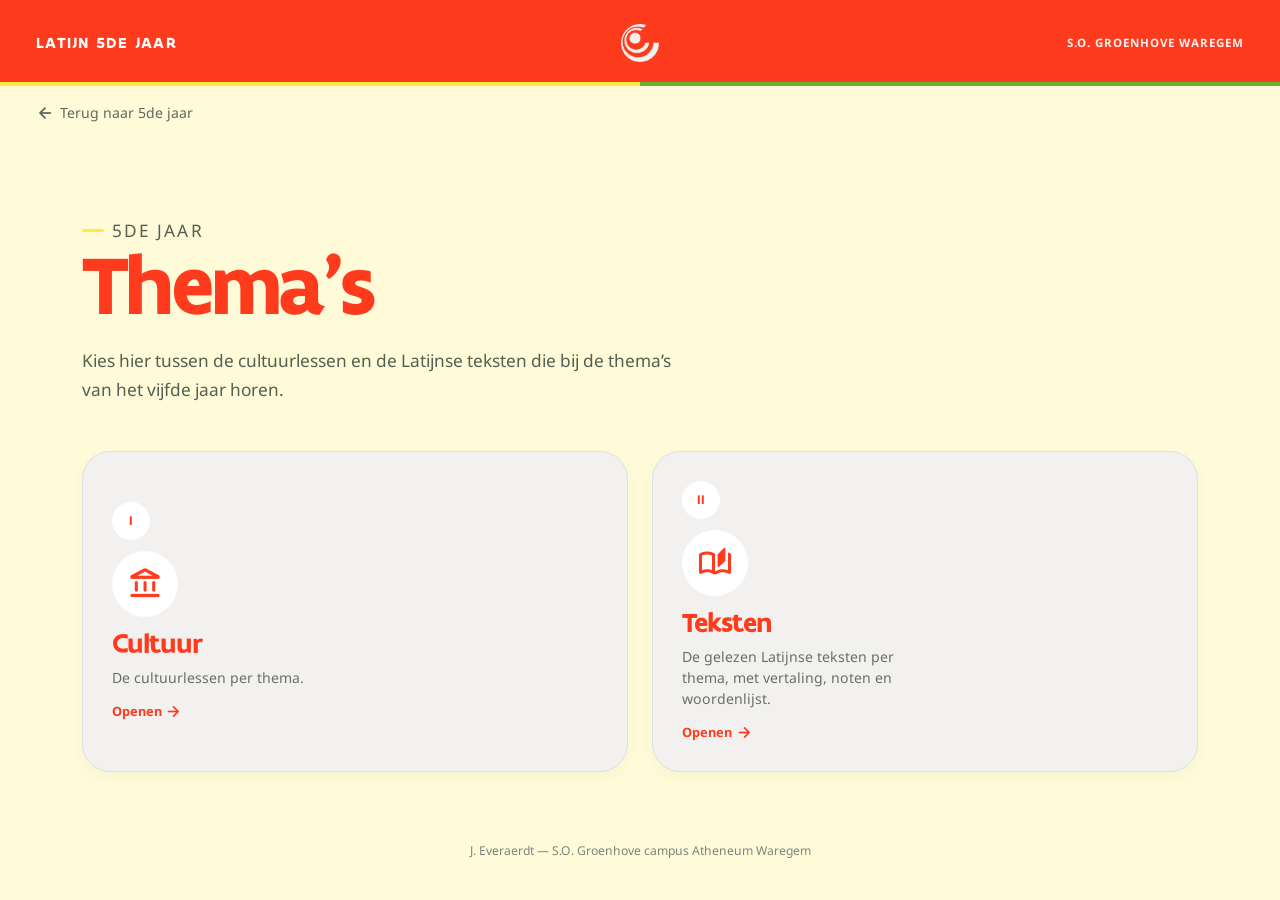
<file: 5dejaar/themas.html>
<!DOCTYPE html>
<html lang="nl">
<head>
<meta charset="UTF-8">
<meta name="viewport" content="width=device-width, initial-scale=1.0">
<meta name="color-scheme" content="light">
<title>Thema’s — Latijn 5de jaar | S.O. Groenhove</title>
<link rel="preconnect" href="https://fonts.googleapis.com">
<link rel="preconnect" href="https://fonts.gstatic.com" crossorigin>
<link href="https://fonts.googleapis.com/css2?family=Material+Symbols+Rounded:opsz,wght,FILL,GRAD@20..48,400..700,0..1,-50..200&display=swap" rel="stylesheet">
<style>
  @font-face {
    font-family: 'FlandersArtSans';
    src: url('../fonts/flanders-art-sans/FLANDERSARTSANS-BOLD.OTF') format('opentype');
    font-weight: 700;
    font-style: normal;
    font-display: swap;
  }
  @font-face {
    font-family: 'NotoSans';
    src: url('../fonts/noto-sans/NotoSans-Regular.woff2') format('woff2');
    font-weight: 400;
    font-style: normal;
    font-display: swap;
  }
  @font-face {
    font-family: 'NotoSans';
    src: url('../fonts/noto-sans/NotoSans-Bold.woff2') format('woff2');
    font-weight: 700;
    font-style: normal;
    font-display: swap;
  }

  :root {
    --deep-forest: #006633;
    --vital-green: #65b32e;
    --balanced-yellow: #ffea3d;
    --waregem-red-pulse: #FF3B1D;
    --cool-background: #fffbd8;
    --card: #f3f1ef;
    --white: #ffffff;
    --ink: #010100;
    --body: #526052;
    --line: #dbe1e5;
    --soft-green: #eef6e8;
    --shadow: 0 14px 30px rgba(0, 42, 21, .07);
    --radius-xl: 28px;
    --fv: 'FlandersArtSans', 'Arial Black', Arial, sans-serif;
    --fo: 'NotoSans', Arial, sans-serif;
    --container-pad: clamp(1rem, 3vw, 2rem);
    --header-pad: clamp(1.1rem, 3vw, 2.25rem);
  }

  * { box-sizing: border-box; }
  html { overflow-x: hidden; }
  body {
    margin: 0;
    min-height: 100vh;
    background: var(--cool-background);
    color: var(--ink);
    font-family: var(--fo);
    font-size: 15px;
    line-height: 1.5;
  }

  h1, h2, h3, .site-title, .nav-number {
    font-family: var(--fv);
    font-weight: 700;
  }

  .material-symbols-rounded {
    font-family: 'Material Symbols Rounded';
    font-weight: normal;
    font-style: normal;
    font-size: 30px;
    line-height: 1;
    letter-spacing: normal;
    text-transform: none;
    display: inline-flex;
    align-items: center;
    justify-content: center;
    white-space: nowrap;
    word-wrap: normal;
    direction: ltr;
    -webkit-font-feature-settings: 'liga';
    -webkit-font-smoothing: antialiased;
    font-variation-settings: 'FILL' 0, 'wght' 520, 'GRAD' 0, 'opsz' 24;
  }

  /* 5de jaar: Waregem Red Pulse balk, centraal wit logo, halve streep Balanced Yellow + halve streep Vital Green. */
  .site-header {
    position: relative;
    display: grid;
    grid-template-columns: minmax(0, 1fr) auto minmax(0, 1fr);
    align-items: center;
    min-height: 86px;
    padding: 0 clamp(1.1rem, 3vw, 2.25rem);
    background: var(--waregem-red-pulse);
    border-bottom: 0;
    color: var(--white);
    isolation: isolate;
  }
  .site-header::after {
    content: '';
    position: absolute;
    left: 0;
    right: 0;
    bottom: 0;
    height: 4px;
    background: linear-gradient(
      to right,
      var(--balanced-yellow) 0 50%,
      var(--vital-green) 50% 100%
    );
  }
  .site-header .logo {
    position: absolute;
    left: 50%;
    top: 50%;
    width: auto;
    height: 64px;
    display: block;
    transform: translate(-50%, -50%);
    z-index: 1;
  }
  .site-title {
    grid-column: 1;
    justify-self: start;
    color: var(--white);
    font-size: .98rem;
    letter-spacing: .08em;
    text-transform: uppercase;
    white-space: nowrap;
  }
  .site-sub {
    grid-column: 3;
    justify-self: end;
    margin-left: 0;
    color: var(--white);
    font-family: var(--fo);
    font-size: .72rem;
    font-weight: 700;
    letter-spacing: .085em;
    text-transform: uppercase;
    opacity: .92;
    white-space: nowrap;
  }

  .utility-row {
    width: 100%;
    margin: 0;
    padding: 1rem var(--header-pad) .15rem;
  }
  .back-link {
    display: inline-flex;
    align-items: center;
    gap: .38rem;
    color: #5e6763;
    font-family: var(--fo);
    font-size: .88rem;
    font-weight: 400;
    text-decoration: none;
    transition: color .16s ease;
  }
  .back-link .material-symbols-rounded { font-size: 18px; }
  .back-link:hover { color: var(--waregem-red-pulse); }
  .back-link:focus-visible,
  .nav-card:focus-visible { outline: 3px solid var(--balanced-yellow); outline-offset: 4px; }

  main { overflow: hidden; }

  .page-intro {
    width: 100%;
    max-width: 1180px;
    margin: 0 auto;
    padding: clamp(2.2rem, 5vw, 4.2rem) var(--container-pad) clamp(1.4rem, 3vw, 2.2rem);
  }
  .kicker {
    display: inline-flex;
    align-items: center;
    gap: .5rem;
    margin: 0 0 .6rem;
    color: var(--waregem-red-pulse);
    font-family: var(--fv);
    font-size: .85rem;
    letter-spacing: .12em;
    text-transform: uppercase;
  }
  .kicker::before {
    content: '';
    width: 22px;
    height: 3px;
    background: var(--balanced-yellow);
    border-radius: 2px;
  }
  .page-intro h1 {
    max-width: 11ch;
    margin: 0;
    color: var(--waregem-red-pulse);
    font-size: clamp(3.1rem, 6.7vw, 6.15rem);
    line-height: .92;
    letter-spacing: -.055em;
  }
  .page-intro p {
    max-width: 38rem;
    margin: 1.45rem 0 0;
    color: var(--body);
    font-family: var(--fo);
    font-size: clamp(.98rem, 1.35vw, 1.12rem);
    line-height: 1.65;
  }

  .navigation-section {
    width: 100%;
    max-width: 1180px;
    margin: 0 auto;
    padding: .75rem var(--container-pad) 3.2rem;
  }
  .navigation-grid {
    display: grid;
    grid-template-columns: repeat(2, minmax(0, 1fr));
    gap: clamp(1rem, 2vw, 1.55rem);
  }
  .nav-card {
    min-height: 245px;
    padding: clamp(1.25rem, 2.3vw, 1.8rem);
    border: 1px solid var(--line);
    border-radius: var(--radius-xl);
    background: var(--card);
    color: var(--waregem-red-pulse);
    box-shadow: 0 5px 14px rgba(70, 18, 5, .04);
    display: flex;
    flex-direction: column;
    align-items: flex-start;
    justify-content: center;
    gap: .68rem;
    text-align: left;
    text-decoration: none;
    transition: background .18s ease, border-color .18s ease, color .18s ease, transform .18s ease, box-shadow .18s ease;
  }
  .nav-card:hover {
    transform: translateY(-6px);
    box-shadow: var(--shadow);
  }
  .nav-number {
    display: grid;
    place-items: center;
    width: 38px;
    height: 38px;
    border-radius: 50%;
    background: var(--white);
    color: var(--waregem-red-pulse);
    font-size: .84rem;
    line-height: 1;
    transition: background .18s ease, color .18s ease;
  }
  .nav-icon {
    width: 66px;
    height: 66px;
    display: grid;
    place-items: center;
    border-radius: 50%;
    background: var(--white);
    color: var(--waregem-red-pulse);
    transition: background .18s ease, color .18s ease;
  }
  .nav-icon .material-symbols-rounded {
    font-size: 34px;
    font-variation-settings: 'FILL' 0, 'wght' 560, 'GRAD' 0, 'opsz' 32;
  }
  .nav-card h2 {
    margin: .08rem 0 0;
    color: currentColor;
    font-size: clamp(1.35rem, 2.3vw, 1.75rem);
    letter-spacing: -.035em;
    line-height: 1;
  }
  .nav-card p {
    max-width: 27ch;
    margin: 0;
    color: #657067;
    font-family: var(--fo);
    font-size: .88rem;
    line-height: 1.48;
    transition: color .18s ease;
  }
  .nav-card .card-link-label {
    display: inline-flex;
    align-items: center;
    gap: .22rem;
    margin-top: .15rem;
    color: currentColor;
    font-family: var(--fo);
    font-size: .8rem;
    font-weight: 700;
  }
  .nav-card .card-link-label .material-symbols-rounded { font-size: 17px; }

  .nav-card--red:hover {
    background: var(--waregem-red-pulse);
    border-color: var(--waregem-red-pulse);
    color: var(--white);
  }
  .nav-card--red:hover .nav-number,
  .nav-card--red:hover .nav-icon {
    background: rgba(255,255,255,.18);
    color: var(--white);
  }
  .nav-card--red:hover p {
    color: rgba(255,255,255,.84);
  }

  .nav-card--yellow:hover {
    background: var(--balanced-yellow);
    border-color: var(--balanced-yellow);
    color: var(--waregem-red-pulse);
  }
  .nav-card--yellow:hover .nav-number,
  .nav-card--yellow:hover .nav-icon {
    background: rgba(255,255,255,.64);
    color: var(--waregem-red-pulse);
  }
  .nav-card--yellow:hover p {
    color: var(--waregem-red-pulse);
  }

  footer {
    padding: 1.2rem 1.5rem 2.2rem;
    color: #7a8580;
    font-family: var(--fo);
    font-size: .76rem;
    text-align: center;
  }

  @media (max-width: 820px) {
    .navigation-grid { grid-template-columns: 1fr; }
    .nav-card { min-height: 225px; }
  }
  @media (max-width: 600px) {
    .site-header { min-height: 72px; padding-inline: 1rem; }
    .site-header .logo { height: 52px; }
    .site-title { font-size: .78rem; letter-spacing: .06em; }
    .site-sub { display: none; }
    .utility-row,
    .page-intro,
    .navigation-section { padding-left: 1rem; padding-right: 1rem; }
    .utility-row { padding-top: .85rem; }
    .page-intro { padding-top: 2.4rem; }
    .page-intro h1 { font-size: clamp(3rem, 17vw, 4.6rem); }
    .page-intro p { margin-top: 1.3rem; }
    .navigation-section { padding-bottom: 2.25rem; }
  }
</style>
</head>
<body>
  <header class="site-header">
    <img class="logo" src="../images/nav/logo_mono_wit.png" alt="S.O. Groenhove">
    <span class="site-title">Latijn 5de jaar</span>
    <span class="site-sub">S.O. Groenhove Waregem</span>
  </header>

  <main>
    <div class="utility-row">
      <a class="back-link" href="index.html">
        <span class="material-symbols-rounded" aria-hidden="true">arrow_back</span>
        <span>Terug naar 5de jaar</span>
      </a>
    </div>

    <section class="page-intro" aria-labelledby="pagina-titel">
      <p class="kicker">5de jaar</p>
      <h1 id="pagina-titel">Thema’s</h1>
      <p>Kies hier tussen de cultuurlessen en de Latijnse teksten die bij de thema’s van het vijfde jaar horen.</p>
    </section>

    <section class="navigation-section" aria-label="Thematische onderdelen">
      <div class="navigation-grid">
        <a class="nav-card nav-card--red" href="cultuur.html">
          <span class="nav-number">I</span>
          <span class="nav-icon" aria-hidden="true"><span class="material-symbols-rounded">account_balance</span></span>
          <h2>Cultuur</h2>
          <p>De cultuurlessen per thema.</p>
          <span class="card-link-label">Openen <span class="material-symbols-rounded" aria-hidden="true">arrow_forward</span></span>
        </a>

        <a class="nav-card nav-card--yellow" href="teksten.html">
          <span class="nav-number">II</span>
          <span class="nav-icon" aria-hidden="true"><span class="material-symbols-rounded">auto_stories</span></span>
          <h2>Teksten</h2>
          <p>De gelezen Latijnse teksten per thema, met vertaling, noten en woordenlijst.</p>
          <span class="card-link-label">Openen <span class="material-symbols-rounded" aria-hidden="true">arrow_forward</span></span>
        </a>
      </div>
    </section>
  </main>

  <footer>J. Everaerdt — S.O. Groenhove campus Atheneum Waregem</footer>
</body>
</html>
</file>
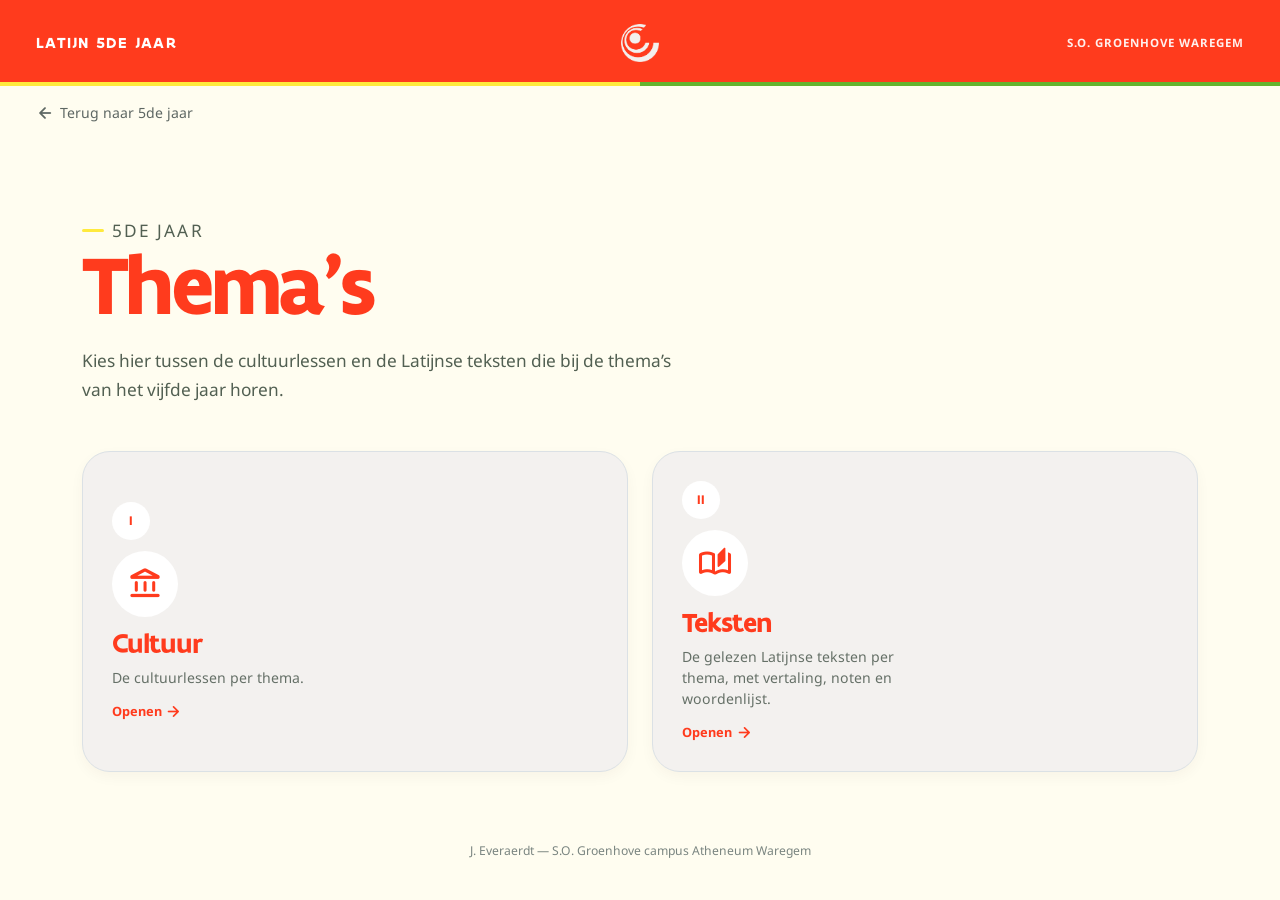
<file: 5dejaar/themas_5de (1).html>
<!DOCTYPE html>
<html lang="nl">
<head>
<meta charset="UTF-8">
<meta name="viewport" content="width=device-width, initial-scale=1.0">
<meta name="color-scheme" content="light">
<title>Thema’s — Latijn 5de jaar | S.O. Groenhove</title>
<link rel="preconnect" href="https://fonts.googleapis.com">
<link rel="preconnect" href="https://fonts.gstatic.com" crossorigin>
<link href="https://fonts.googleapis.com/css2?family=Material+Symbols+Rounded:opsz,wght,FILL,GRAD@20..48,400..700,0..1,-50..200&display=swap" rel="stylesheet">
<style>
  @font-face {
    font-family: 'FlandersArtSans';
    src: url('../fonts/flanders-art-sans/FLANDERSARTSANS-BOLD.OTF') format('opentype');
    font-weight: 700;
    font-style: normal;
    font-display: swap;
  }
  @font-face {
    font-family: 'NotoSans';
    src: url('../fonts/noto-sans/NotoSans-Regular.woff2') format('woff2');
    font-weight: 400;
    font-style: normal;
    font-display: swap;
  }
  @font-face {
    font-family: 'NotoSans';
    src: url('../fonts/noto-sans/NotoSans-Bold.woff2') format('woff2');
    font-weight: 700;
    font-style: normal;
    font-display: swap;
  }

  :root {
    --deep-forest: #006633;
    --vital-green: #65b32e;
    --balanced-yellow: #ffea3d;
    --waregem-red-pulse: #FF3B1D;
    --cool-background: #fffdf0;
    --card: #f3f1ef;
    --white: #ffffff;
    --ink: #010100;
    --body: #526052;
    --line: #dbe1e5;
    --soft-green: #eef6e8;
    --shadow: 0 14px 30px rgba(0, 42, 21, .07);
    --radius-xl: 28px;
    --fv: 'FlandersArtSans', 'Arial Black', Arial, sans-serif;
    --fo: 'NotoSans', Arial, sans-serif;
    --container-pad: clamp(1rem, 3vw, 2rem);
    --header-pad: clamp(1.1rem, 3vw, 2.25rem);
  }

  * { box-sizing: border-box; }
  html { overflow-x: hidden; }
  body {
    margin: 0;
    min-height: 100vh;
    background: var(--cool-background);
    color: var(--ink);
    font-family: var(--fo);
    font-size: 15px;
    line-height: 1.5;
  }

  h1, h2, h3, .site-title, .nav-number {
    font-family: var(--fv);
    font-weight: 700;
  }

  .material-symbols-rounded {
    font-family: 'Material Symbols Rounded';
    font-weight: normal;
    font-style: normal;
    font-size: 30px;
    line-height: 1;
    letter-spacing: normal;
    text-transform: none;
    display: inline-flex;
    align-items: center;
    justify-content: center;
    white-space: nowrap;
    word-wrap: normal;
    direction: ltr;
    -webkit-font-feature-settings: 'liga';
    -webkit-font-smoothing: antialiased;
    font-variation-settings: 'FILL' 0, 'wght' 520, 'GRAD' 0, 'opsz' 24;
  }

  /* 5de jaar: Waregem Red Pulse balk, centraal wit logo, halve streep Balanced Yellow + halve streep Vital Green. */
  .site-header {
    position: relative;
    display: grid;
    grid-template-columns: minmax(0, 1fr) auto minmax(0, 1fr);
    align-items: center;
    min-height: 86px;
    padding: 0 clamp(1.1rem, 3vw, 2.25rem);
    background: var(--waregem-red-pulse);
    border-bottom: 0;
    color: var(--white);
    isolation: isolate;
  }
  .site-header::after {
    content: '';
    position: absolute;
    left: 0;
    right: 0;
    bottom: 0;
    height: 4px;
    background: linear-gradient(
      to right,
      var(--balanced-yellow) 0 50%,
      var(--vital-green) 50% 100%
    );
  }
  .site-header .logo {
    position: absolute;
    left: 50%;
    top: 50%;
    width: auto;
    height: 64px;
    display: block;
    transform: translate(-50%, -50%);
    z-index: 1;
  }
  .site-title {
    grid-column: 1;
    justify-self: start;
    color: var(--white);
    font-size: .98rem;
    letter-spacing: .08em;
    text-transform: uppercase;
    white-space: nowrap;
  }
  .site-sub {
    grid-column: 3;
    justify-self: end;
    margin-left: 0;
    color: var(--white);
    font-family: var(--fo);
    font-size: .72rem;
    font-weight: 700;
    letter-spacing: .085em;
    text-transform: uppercase;
    opacity: .92;
    white-space: nowrap;
  }

  .utility-row {
    width: 100%;
    margin: 0;
    padding: 1rem var(--header-pad) .15rem;
  }
  .back-link {
    display: inline-flex;
    align-items: center;
    gap: .38rem;
    color: #5e6763;
    font-family: var(--fo);
    font-size: .88rem;
    font-weight: 400;
    text-decoration: none;
    transition: color .16s ease;
  }
  .back-link .material-symbols-rounded { font-size: 18px; }
  .back-link:hover { color: var(--waregem-red-pulse); }
  .back-link:focus-visible,
  .nav-card:focus-visible { outline: 3px solid var(--balanced-yellow); outline-offset: 4px; }

  main { overflow: hidden; }

  .page-intro {
    width: 100%;
    max-width: 1180px;
    margin: 0 auto;
    padding: clamp(2.2rem, 5vw, 4.2rem) var(--container-pad) clamp(1.4rem, 3vw, 2.2rem);
  }
  .kicker {
    display: inline-flex;
    align-items: center;
    gap: .5rem;
    margin: 0 0 .6rem;
    color: var(--waregem-red-pulse);
    font-family: var(--fv);
    font-size: .85rem;
    letter-spacing: .12em;
    text-transform: uppercase;
  }
  .kicker::before {
    content: '';
    width: 22px;
    height: 3px;
    background: var(--balanced-yellow);
    border-radius: 2px;
  }
  .page-intro h1 {
    max-width: 11ch;
    margin: 0;
    color: var(--waregem-red-pulse);
    font-size: clamp(3.1rem, 6.7vw, 6.15rem);
    line-height: .92;
    letter-spacing: -.055em;
  }
  .page-intro p {
    max-width: 38rem;
    margin: 1.45rem 0 0;
    color: var(--body);
    font-family: var(--fo);
    font-size: clamp(.98rem, 1.35vw, 1.12rem);
    line-height: 1.65;
  }

  .navigation-section {
    width: 100%;
    max-width: 1180px;
    margin: 0 auto;
    padding: .75rem var(--container-pad) 3.2rem;
  }
  .navigation-grid {
    display: grid;
    grid-template-columns: repeat(2, minmax(0, 1fr));
    gap: clamp(1rem, 2vw, 1.55rem);
  }
  .nav-card {
    min-height: 245px;
    padding: clamp(1.25rem, 2.3vw, 1.8rem);
    border: 1px solid var(--line);
    border-radius: var(--radius-xl);
    background: var(--card);
    color: var(--waregem-red-pulse);
    box-shadow: 0 5px 14px rgba(70, 18, 5, .04);
    display: flex;
    flex-direction: column;
    align-items: flex-start;
    justify-content: center;
    gap: .68rem;
    text-align: left;
    text-decoration: none;
    transition: background .18s ease, border-color .18s ease, color .18s ease, transform .18s ease, box-shadow .18s ease;
  }
  .nav-card:hover {
    transform: translateY(-6px);
    box-shadow: var(--shadow);
  }
  .nav-number {
    display: grid;
    place-items: center;
    width: 38px;
    height: 38px;
    border-radius: 50%;
    background: var(--white);
    color: var(--waregem-red-pulse);
    font-size: .84rem;
    line-height: 1;
    transition: background .18s ease, color .18s ease;
  }
  .nav-icon {
    width: 66px;
    height: 66px;
    display: grid;
    place-items: center;
    border-radius: 50%;
    background: var(--white);
    color: var(--waregem-red-pulse);
    transition: background .18s ease, color .18s ease;
  }
  .nav-icon .material-symbols-rounded {
    font-size: 34px;
    font-variation-settings: 'FILL' 0, 'wght' 560, 'GRAD' 0, 'opsz' 32;
  }
  .nav-card h2 {
    margin: .08rem 0 0;
    color: currentColor;
    font-size: clamp(1.35rem, 2.3vw, 1.75rem);
    letter-spacing: -.035em;
    line-height: 1;
  }
  .nav-card p {
    max-width: 27ch;
    margin: 0;
    color: #657067;
    font-family: var(--fo);
    font-size: .88rem;
    line-height: 1.48;
    transition: color .18s ease;
  }
  .nav-card .card-link-label {
    display: inline-flex;
    align-items: center;
    gap: .22rem;
    margin-top: .15rem;
    color: currentColor;
    font-family: var(--fo);
    font-size: .8rem;
    font-weight: 700;
  }
  .nav-card .card-link-label .material-symbols-rounded { font-size: 17px; }

  .nav-card--red:hover {
    background: var(--waregem-red-pulse);
    border-color: var(--waregem-red-pulse);
    color: var(--white);
  }
  .nav-card--red:hover .nav-number,
  .nav-card--red:hover .nav-icon {
    background: rgba(255,255,255,.18);
    color: var(--white);
  }
  .nav-card--red:hover p {
    color: rgba(255,255,255,.84);
  }

  .nav-card--yellow:hover {
    background: var(--balanced-yellow);
    border-color: var(--balanced-yellow);
    color: var(--waregem-red-pulse);
  }
  .nav-card--yellow:hover .nav-number,
  .nav-card--yellow:hover .nav-icon {
    background: rgba(255,255,255,.64);
    color: var(--waregem-red-pulse);
  }
  .nav-card--yellow:hover p {
    color: var(--waregem-red-pulse);
  }

  footer {
    padding: 1.2rem 1.5rem 2.2rem;
    color: #7a8580;
    font-family: var(--fo);
    font-size: .76rem;
    text-align: center;
  }

  @media (max-width: 820px) {
    .navigation-grid { grid-template-columns: 1fr; }
    .nav-card { min-height: 225px; }
  }
  @media (max-width: 600px) {
    .site-header { min-height: 72px; padding-inline: 1rem; }
    .site-header .logo { height: 52px; }
    .site-title { font-size: .78rem; letter-spacing: .06em; }
    .site-sub { display: none; }
    .utility-row,
    .page-intro,
    .navigation-section { padding-left: 1rem; padding-right: 1rem; }
    .utility-row { padding-top: .85rem; }
    .page-intro { padding-top: 2.4rem; }
    .page-intro h1 { font-size: clamp(3rem, 17vw, 4.6rem); }
    .page-intro p { margin-top: 1.3rem; }
    .navigation-section { padding-bottom: 2.25rem; }
  }
</style>
</head>
<body>
  <header class="site-header">
    <img class="logo" src="../images/nav/logo_mono_wit.png" alt="S.O. Groenhove">
    <span class="site-title">Latijn 5de jaar</span>
    <span class="site-sub">S.O. Groenhove Waregem</span>
  </header>

  <main>
    <div class="utility-row">
      <a class="back-link" href="index.html">
        <span class="material-symbols-rounded" aria-hidden="true">arrow_back</span>
        <span>Terug naar 5de jaar</span>
      </a>
    </div>

    <section class="page-intro" aria-labelledby="pagina-titel">
      <p class="kicker">5de jaar</p>
      <h1 id="pagina-titel">Thema’s</h1>
      <p>Kies hier tussen de cultuurlessen en de Latijnse teksten die bij de thema’s van het vijfde jaar horen.</p>
    </section>

    <section class="navigation-section" aria-label="Thematische onderdelen">
      <div class="navigation-grid">
        <a class="nav-card nav-card--red" href="cultuur.html">
          <span class="nav-number">I</span>
          <span class="nav-icon" aria-hidden="true"><span class="material-symbols-rounded">account_balance</span></span>
          <h2>Cultuur</h2>
          <p>De cultuurlessen per thema.</p>
          <span class="card-link-label">Openen <span class="material-symbols-rounded" aria-hidden="true">arrow_forward</span></span>
        </a>

        <a class="nav-card nav-card--yellow" href="teksten.html">
          <span class="nav-number">II</span>
          <span class="nav-icon" aria-hidden="true"><span class="material-symbols-rounded">auto_stories</span></span>
          <h2>Teksten</h2>
          <p>De gelezen Latijnse teksten per thema, met vertaling, noten en woordenlijst.</p>
          <span class="card-link-label">Openen <span class="material-symbols-rounded" aria-hidden="true">arrow_forward</span></span>
        </a>
      </div>
    </section>
  </main>

  <footer>J. Everaerdt — S.O. Groenhove campus Atheneum Waregem</footer>
</body>
</html>
</file>
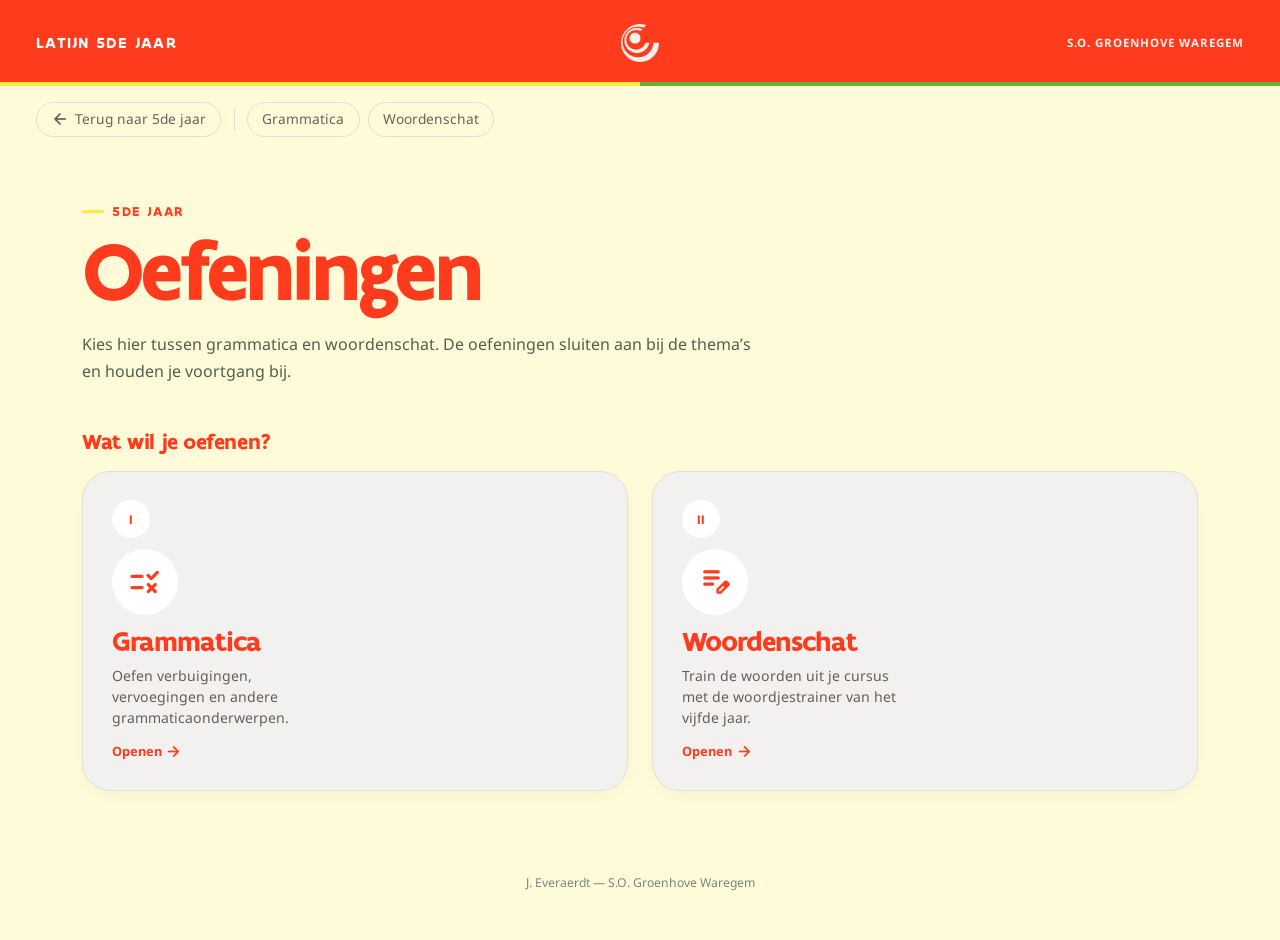
<file: 5dejaar/oefeningen/oefeningen-5de.html>
<!DOCTYPE html>
<html lang="nl">
<head>
<meta charset="UTF-8">
<meta name="viewport" content="width=device-width, initial-scale=1.0">
<meta name="color-scheme" content="light">
<title>Oefeningen | Latijn 5de jaar | S.O. Groenhove</title>

<link rel="preconnect" href="https://fonts.googleapis.com">
<link rel="preconnect" href="https://fonts.gstatic.com" crossorigin>
<link href="https://fonts.googleapis.com/css2?family=Material+Symbols+Rounded:opsz,wght,FILL,GRAD@20..48,400..700,0..1,-50..200&display=swap" rel="stylesheet">

<style>
  @font-face {
    font-family: 'FlandersArtSans';
    src: url('../../fonts/flanders-art-sans/FLANDERSARTSANS-BOLD.OTF') format('opentype');
    font-weight: 700;
    font-style: normal;
    font-display: swap;
  }

  @font-face {
    font-family: 'NotoSans';
    src: url('../../fonts/noto-sans/NotoSans-Regular.woff2') format('woff2');
    font-weight: 400;
    font-style: normal;
    font-display: swap;
  }

  @font-face {
    font-family: 'NotoSans';
    src: url('../../fonts/noto-sans/NotoSans-Bold.woff2') format('woff2');
    font-weight: 700;
    font-style: normal;
    font-display: swap;
  }

  :root {
    --waregem-red-pulse: #FF3B1D;
    --balanced-yellow: #ffea3d;
    --vital-green: #65b32e;
    --cool-background: #fffbd8;
    --card: #f3f1ef;
    --white: #ffffff;
    --ink: #010100;
    --body: #526052;
    --line: #dedfd9;
    --shadow: 0 14px 30px rgba(70, 18, 5, .09);
    --radius-xl: 28px;
    --fv: 'FlandersArtSans', 'Arial Black', Arial, sans-serif;
    --fo: 'NotoSans', Arial, sans-serif;
    --container-pad: clamp(1rem, 3vw, 2rem);
    --header-pad: clamp(1.1rem, 3vw, 2.25rem);
  }

  * { box-sizing: border-box; }

  html {
    overflow-x: hidden;
    scroll-behavior: smooth;
  }

  body {
    margin: 0;
    min-height: 100vh;
    background: var(--cool-background);
    color: var(--ink);
    font-family: var(--fo);
    font-size: 15px;
    line-height: 1.5;
    display: flex;
    flex-direction: column;
  }

  h1, h2, h3, .site-title, .navigation-heading, .nav-number,
  .nav-card h2, .kicker {
    font-family: var(--fv);
    font-weight: 700;
  }

  .material-symbols-rounded {
    font-family: 'Material Symbols Rounded';
    font-weight: normal;
    font-style: normal;
    font-size: 24px;
    line-height: 1;
    letter-spacing: normal;
    text-transform: none;
    display: inline-flex;
    align-items: center;
    justify-content: center;
    white-space: nowrap;
    word-wrap: normal;
    direction: ltr;
    -webkit-font-feature-settings: 'liga';
    -webkit-font-smoothing: antialiased;
    font-variation-settings: 'FILL' 0, 'wght' 520, 'GRAD' 0, 'opsz' 24;
  }

  /* Exact hetzelfde merklint als teksten_5de. */
  .site-header {
    position: relative;
    display: grid;
    grid-template-columns: minmax(0, 1fr) auto minmax(0, 1fr);
    align-items: center;
    min-height: 86px;
    padding: 0 var(--header-pad);
    background: var(--waregem-red-pulse);
    color: var(--white);
    isolation: isolate;
  }

  .site-header::after {
    content: '';
    position: absolute;
    left: 0;
    right: 0;
    bottom: 0;
    height: 4px;
    background: linear-gradient(
      to right,
      var(--balanced-yellow) 0 50%,
      var(--vital-green) 50% 100%
    );
  }

  .site-header .logo {
    position: absolute;
    left: 50%;
    top: 50%;
    width: auto;
    height: 64px;
    display: block;
    transform: translate(-50%, -50%);
    z-index: 1;
  }

  .site-title {
    grid-column: 1;
    justify-self: start;
    color: var(--white);
    font-size: .98rem;
    letter-spacing: .08em;
    text-transform: uppercase;
    white-space: nowrap;
  }

  .site-sub {
    grid-column: 3;
    justify-self: end;
    color: var(--white);
    font-family: var(--fo);
    font-size: .72rem;
    font-weight: 700;
    letter-spacing: .085em;
    text-transform: uppercase;
    opacity: .92;
    white-space: nowrap;
  }

  .site-toolbar {
    width: 100%;
    padding: 1rem var(--header-pad) .15rem;
  }

  .toolbar-left {
    display: flex;
    align-items: center;
    gap: .55rem;
    flex-wrap: wrap;
  }

  .back-btn,
  .ctrl-btn {
    display: inline-flex;
    align-items: center;
    justify-content: center;
    gap: .35rem;
    min-height: 34px;
    padding: .38rem .88rem;
    border: 1px solid var(--line);
    border-radius: 999px;
    background: transparent;
    color: #67635f;
    font-family: var(--fo);
    font-size: .86rem;
    font-weight: 400;
    text-decoration: none;
    cursor: pointer;
    transition: background .16s ease, border-color .16s ease,
                color .16s ease, transform .16s ease;
  }

  .back-btn .material-symbols-rounded { font-size: 18px; }

  .back-btn:hover,
  .ctrl-btn:hover {
    background: var(--waregem-red-pulse);
    border-color: var(--waregem-red-pulse);
    color: var(--white);
    transform: translateY(-1px);
  }

  .back-btn:focus-visible,
  .ctrl-btn:focus-visible,
  .nav-card:focus-visible {
    outline: 3px solid var(--balanced-yellow);
    outline-offset: 4px;
  }

  .topbar-divider {
    width: 1px;
    height: 24px;
    background: var(--line);
    margin: 0 .25rem;
  }

  main {
    flex: 1;
    width: 100%;
  }

  /* Letterlijk dezelfde intro-instellingen als teksten_5de. */
  .page-intro {
    width: 100%;
    max-width: 1180px;
    margin: 0 auto;
    padding: clamp(2.15rem, 4.4vw, 4rem)
             var(--container-pad)
             clamp(1.4rem, 2.8vw, 2.2rem);
  }

  .kicker {
    display: inline-flex;
    align-items: center;
    gap: .5rem;
    margin: 0 0 .6rem;
    color: var(--waregem-red-pulse);
    font-size: .85rem;
    letter-spacing: .12em;
    text-transform: uppercase;
  }

  .kicker::before {
    content: '';
    width: 22px;
    height: 3px;
    background: var(--balanced-yellow);
    border-radius: 2px;
  }

  .page-intro h1 {
    max-width: 11ch;
    margin: 0;
    color: var(--waregem-red-pulse);
    font-family: var(--fv);
    font-weight: 700;
    font-size: clamp(3.1rem, 6.7vw, 6.15rem);
    line-height: .92;
    letter-spacing: -.055em;
  }

  .intro-copy {
    max-width: 42rem;
    margin: 1.35rem 0 0;
    color: var(--body);
    font-family: var(--fo);
    font-size: clamp(.98rem, 1.25vw, 1.09rem);
    line-height: 1.65;
  }

  .navigation-section {
    width: 100%;
    max-width: 1180px;
    margin: 0 auto;
    padding: .75rem var(--container-pad) 3.25rem;
  }

  .navigation-heading {
    margin: 0 0 1.1rem;
    color: var(--waregem-red-pulse);
    font-size: clamp(1.15rem, 1.7vw, 1.5rem);
    letter-spacing: -.02em;
    line-height: 1;
  }

  .navigation-grid {
    display: grid;
    grid-template-columns: repeat(2, minmax(0, 1fr));
    gap: clamp(1rem, 2vw, 1.55rem);
  }

  .nav-card {
    min-height: 245px;
    padding: clamp(1.25rem, 2.3vw, 1.8rem);
    border: 1px solid var(--line);
    border-radius: var(--radius-xl);
    background: var(--card);
    color: var(--waregem-red-pulse);
    box-shadow: 0 5px 14px rgba(70, 18, 5, .04);
    display: flex;
    flex-direction: column;
    align-items: flex-start;
    justify-content: center;
    gap: .68rem;
    text-align: left;
    text-decoration: none;
    transition: background .18s ease, border-color .18s ease,
                color .18s ease, transform .18s ease, box-shadow .18s ease;
  }

  .nav-card:hover {
    transform: translateY(-6px);
    box-shadow: var(--shadow);
  }

  .nav-number {
    display: grid;
    place-items: center;
    width: 38px;
    height: 38px;
    border-radius: 50%;
    background: var(--white);
    color: var(--waregem-red-pulse);
    font-size: .84rem;
    line-height: 1;
  }

  .nav-icon {
    width: 66px;
    height: 66px;
    display: grid;
    place-items: center;
    border-radius: 50%;
    background: var(--white);
    color: var(--waregem-red-pulse);
  }

  .nav-icon .material-symbols-rounded {
    font-size: 34px;
    font-variation-settings: 'FILL' 0, 'wght' 560, 'GRAD' 0, 'opsz' 32;
  }

  .nav-card h2 {
    margin: .08rem 0 0;
    color: currentColor;
    font-size: clamp(1.35rem, 2.3vw, 1.75rem);
    letter-spacing: -.035em;
    line-height: 1;
  }

  .nav-card p {
    max-width: 28ch;
    margin: 0;
    color: #675d58;
    font-family: var(--fo);
    font-size: .88rem;
    line-height: 1.48;
  }

  .card-link-label {
    display: inline-flex;
    align-items: center;
    gap: .22rem;
    margin-top: .15rem;
    color: currentColor;
    font-family: var(--fo);
    font-size: .8rem;
    font-weight: 700;
  }

  .card-link-label .material-symbols-rounded { font-size: 17px; }

  .nav-card--red:hover {
    background: var(--waregem-red-pulse);
    border-color: var(--waregem-red-pulse);
    color: var(--white);
  }

  .nav-card--red:hover .nav-number,
  .nav-card--red:hover .nav-icon {
    background: rgba(255,255,255,.18);
    color: var(--white);
  }

  .nav-card--red:hover p { color: rgba(255,255,255,.84); }

  .nav-card--yellow:hover {
    background: var(--balanced-yellow);
    border-color: var(--balanced-yellow);
    color: var(--waregem-red-pulse);
  }

  .nav-card--yellow:hover .nav-number,
  .nav-card--yellow:hover .nav-icon {
    background: rgba(255,255,255,.64);
    color: var(--waregem-red-pulse);
  }

  .nav-card--yellow:hover p { color: var(--waregem-red-pulse); }

  .voet {
    padding: 1.2rem 1.5rem 2.2rem;
    color: #7a8580;
    font-family: var(--fo);
    font-size: .76rem;
    text-align: center;
  }

  @media (max-width: 820px) {
    .navigation-grid { grid-template-columns: 1fr; }
    .nav-card { min-height: 225px; }
  }

  @media (max-width: 720px) {
    .topbar-divider { display: none; }
    .page-intro { padding-top: 2.35rem; }
    .page-intro h1 { font-size: clamp(3rem, 17vw, 4.6rem); }
  }

  @media (max-width: 600px) {
    .site-header {
      min-height: 72px;
      padding-inline: 1rem;
    }

    .site-header .logo { height: 52px; }

    .site-title {
      font-size: .74rem;
      letter-spacing: .045em;
    }

    .site-sub { display: none; }

    .site-toolbar {
      padding-left: 1rem;
      padding-right: 1rem;
      padding-top: .85rem;
    }

    .page-intro,
    .navigation-section {
      padding-left: 1rem;
      padding-right: 1rem;
    }
  }
</style>
</head>

<body>
  <header class="site-header">
    <img class="logo" src="../../images/nav/logo_mono_wit.png" alt="S.O. Groenhove">
    <span class="site-title">Latijn 5de jaar</span>
    <span class="site-sub">S.O. Groenhove Waregem</span>
  </header>

  <div class="site-toolbar">
    <div class="toolbar-left">
      <a class="back-btn" href="../index.html">
        <span class="material-symbols-rounded" aria-hidden="true">arrow_back</span>
        <span>Terug naar 5de jaar</span>
      </a>

      <div class="topbar-divider" aria-hidden="true"></div>

      <a class="ctrl-btn" href="grammatica-keuze.html">Grammatica</a>
      <a class="ctrl-btn" href="woordenschat/woordjestrainer-5ds.html">Woordenschat</a>
    </div>
  </div>

  <main>
    <section class="page-intro" aria-labelledby="pagina-titel">
      <p class="kicker">5de jaar</p>
      <h1 id="pagina-titel">Oefeningen</h1>
      <p class="intro-copy">
        Kies hier tussen grammatica en woordenschat. De oefeningen sluiten aan
        bij de thema’s en houden je voortgang bij.
      </p>
    </section>

    <section class="navigation-section" aria-labelledby="navigatie-titel">
      <h2 id="navigatie-titel" class="navigation-heading">Wat wil je oefenen?</h2>

      <div class="navigation-grid">
        <a class="nav-card nav-card--red" href="grammatica-keuze.html">
          <span class="nav-number">I</span>
          <span class="nav-icon" aria-hidden="true">
            <span class="material-symbols-rounded">rule</span>
          </span>
          <h2>Grammatica</h2>
          <p>Oefen verbuigingen, vervoegingen en andere grammaticaonderwerpen.</p>
          <span class="card-link-label">
            Openen
            <span class="material-symbols-rounded" aria-hidden="true">arrow_forward</span>
          </span>
        </a>

        <a class="nav-card nav-card--yellow" href="woordenschat/woordjestrainer-5ds.html">
          <span class="nav-number">II</span>
          <span class="nav-icon" aria-hidden="true">
            <span class="material-symbols-rounded">edit_note</span>
          </span>
          <h2>Woordenschat</h2>
          <p>Train de woorden uit je cursus met de woordjestrainer van het vijfde jaar.</p>
          <span class="card-link-label">
            Openen
            <span class="material-symbols-rounded" aria-hidden="true">arrow_forward</span>
          </span>
        </a>
      </div>
    </section>
  </main>

  <p class="voet">J. Everaerdt &mdash; S.O. Groenhove Waregem</p>
</body>
</html>
</file>
